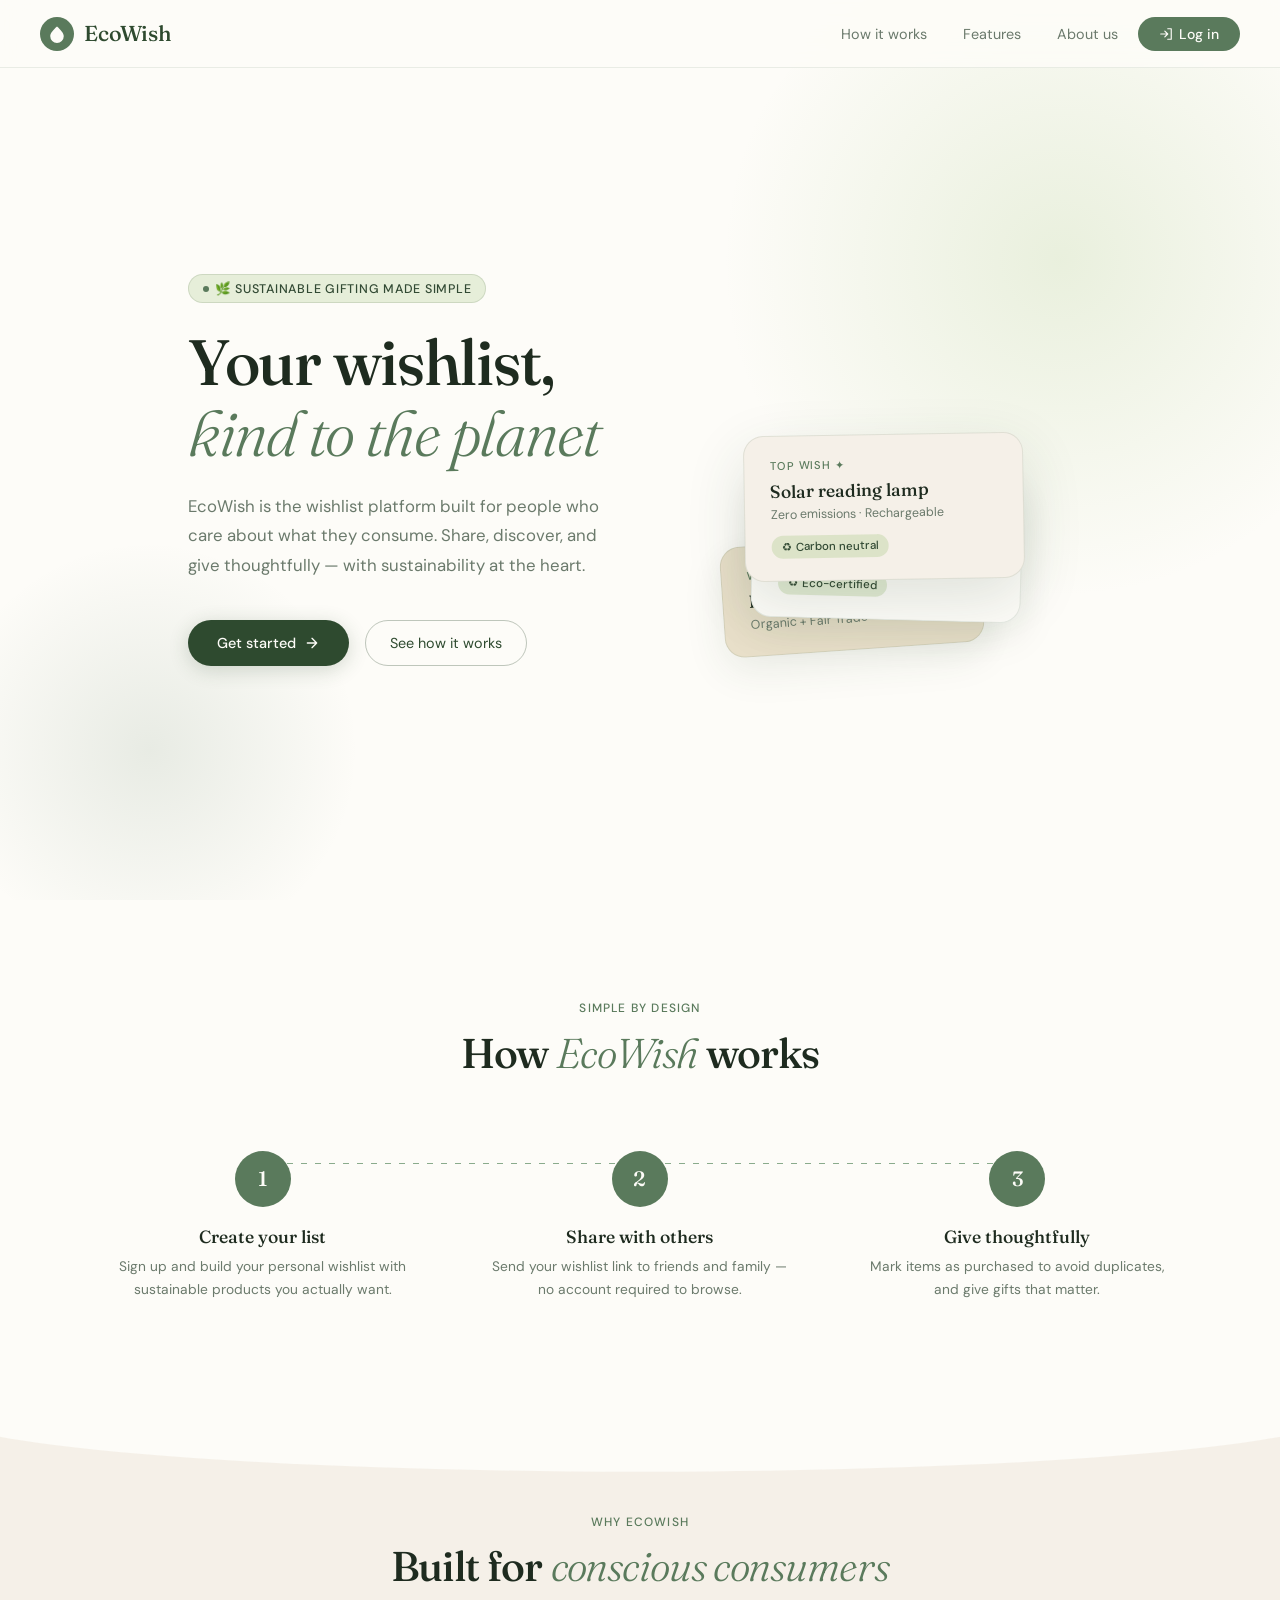
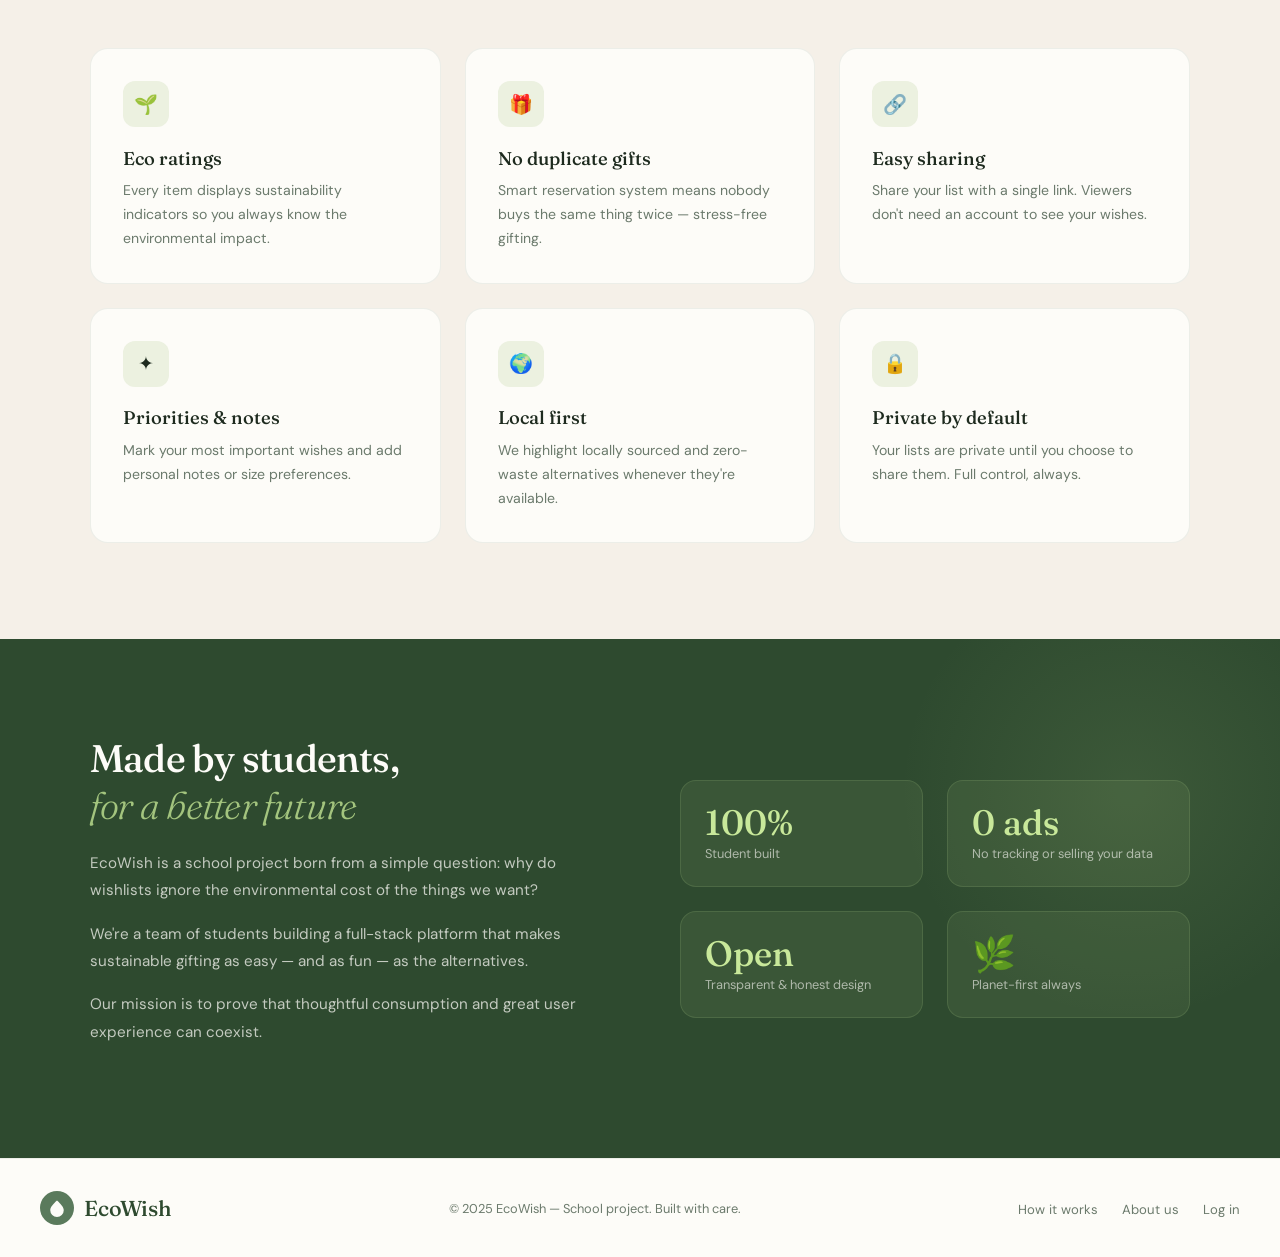
<file: src/main/resources/static/index.html>
<!DOCTYPE html>
                    <html lang="en">
                    <head>
                        <meta charset="UTF-8" />
                        <meta name="viewport" content="width=device-width, initial-scale=1.0" />
                        <title>EcoWish — Sustainable Gifting</title>
                        <link rel="preconnect" href="https://fonts.googleapis.com" />
                        <link rel="preconnect" href="https://fonts.gstatic.com" crossorigin />
                        <link href="https://fonts.googleapis.com/css2?family=Fraunces:ital,wght@0,300;0,500;0,700;1,300;1,500&family=DM+Sans:wght@300;400;500&display=swap" rel="stylesheet" />
                        <link rel="stylesheet" href="styles.css" />
                    </head>
                    <body>

                    <!-- ─── NAVBAR ─── -->
                    <nav id="navbar">
                        <a href="index.html" class="logo" title="Back to home">
      <span class="logo-icon">
        <svg viewBox="0 0 24 24" xmlns="http://www.w3.org/2000/svg">
          <path d="M12 2C6.5 7 3 11 3 15a9 9 0 0018 0c0-4-3.5-8-9-13zM8 17a4 4 0 004-4c0-2-1.5-4-4-6-2.5 2-4 4-4 6a4 4 0 004 4z"/>
        </svg>
      </span>
                            <span class="logo-text">EcoWish</span>
                        </a>

                        <ul class="nav-links">
                            <li><a href="#how">How it works</a></li>
                            <li><a href="#features">Features</a></li>
                            <li><a href="#about">About us</a></li>
                            <li><a href="login.html" class="btn-login">
                                <svg width="14" height="14" viewBox="0 0 24 24" fill="none" stroke="currentColor" stroke-width="2" stroke-linecap="round" stroke-linejoin="round">
                                    <path d="M15 3h6v18h-6M10 17l5-5-5-5M15 12H3"/>
                                </svg>
                                Log in
                            </a></li>
                        </ul>
                    </nav>

                    <!-- ─── HERO ─── -->
                    <section class="hero">
                        <div class="hero-inner">
                            <div class="hero-content">
                                <div class="hero-tag">🌿 Sustainable gifting made simple</div>
                                <h1 class="hero-title">
                                    Your wishlist,<br><em>kind to the planet</em>
                                </h1>
                                <p class="hero-desc">
                                    EcoWish is the wishlist platform built for people who care about what they consume. Share, discover, and give thoughtfully — with sustainability at the heart.
                                </p>
                                <div class="hero-cta">
                                    <a href="login.html" class="btn-primary">
                                        Get started
                                        <svg width="16" height="16" viewBox="0 0 24 24" fill="none" stroke="currentColor" stroke-width="2" stroke-linecap="round" stroke-linejoin="round"><path d="M5 12h14M12 5l7 7-7 7"/></svg>
                                    </a>
                                    <a href="#how" class="btn-secondary">See how it works</a>
                                </div>
                            </div>

                            <div class="hero-visual">
                                <div class="visual-card-stack">
                                    <div class="wish-card">
                                        <div class="card-label">Wishlist</div>
                                        <div class="card-item">Bamboo coffee set</div>
                                        <div class="card-sub">Organic + Fair Trade</div>
                                    </div>
                                    <div class="wish-card">
                                        <div class="card-label">Wishlist</div>
                                        <div class="card-item">Linen market bag</div>
                                        <div class="card-sub">Natural fibres</div>
                                        <div class="card-pill">Eco-certified</div>
                                    </div>
                                    <div class="wish-card">
                                        <div class="card-label">Top wish ✦</div>
                                        <div class="card-item">Solar reading lamp</div>
                                        <div class="card-sub">Zero emissions · Rechargeable</div>
                                        <div class="card-pill">Carbon neutral</div>
                                    </div>
                                </div>
                            </div>
                        </div>
                    </section>

                    <!-- ─── HOW IT WORKS ─── -->
                    <section class="how" id="how">
                        <div class="section-inner">
                            <div class="section-header reveal">
                                <div class="section-tag">Simple by design</div>
                                <h2 class="section-title">How <em>EcoWish</em> works</h2>
                            </div>
                            <div class="steps">
                                <div class="step reveal">
                                    <div class="step-num">1</div>
                                    <div class="step-title">Create your list</div>
                                    <p class="step-desc">Sign up and build your personal wishlist with sustainable products you actually want.</p>
                                </div>
                                <div class="step reveal" style="transition-delay: 0.1s">
                                    <div class="step-num">2</div>
                                    <div class="step-title">Share with others</div>
                                    <p class="step-desc">Send your wishlist link to friends and family — no account required to browse.</p>
                                </div>
                                <div class="step reveal" style="transition-delay: 0.2s">
                                    <div class="step-num">3</div>
                                    <div class="step-title">Give thoughtfully</div>
                                    <p class="step-desc">Mark items as purchased to avoid duplicates, and give gifts that matter.</p>
                                </div>
                            </div>
                        </div>
                    </section>

                    <!-- ─── FEATURES ─── -->
                    <section class="features" id="features">
                        <div class="section-inner">
                            <div class="section-header reveal">
                                <div class="section-tag">Why EcoWish</div>
                                <h2 class="section-title">Built for <em>conscious consumers</em></h2>
                            </div>
                            <div class="features-grid">
                                <div class="feature-card reveal">
                                    <div class="feature-icon">🌱</div>
                                    <div class="feature-title">Eco ratings</div>
                                    <p class="feature-desc">Every item displays sustainability indicators so you always know the environmental impact.</p>
                                </div>
                                <div class="feature-card reveal" style="transition-delay: 0.1s">
                                    <div class="feature-icon">🎁</div>
                                    <div class="feature-title">No duplicate gifts</div>
                                    <p class="feature-desc">Smart reservation system means nobody buys the same thing twice — stress-free gifting.</p>
                                </div>
                                <div class="feature-card reveal" style="transition-delay: 0.2s">
                                    <div class="feature-icon">🔗</div>
                                    <div class="feature-title">Easy sharing</div>
                                    <p class="feature-desc">Share your list with a single link. Viewers don't need an account to see your wishes.</p>
                                </div>
                                <div class="feature-card reveal" style="transition-delay: 0.1s">
                                    <div class="feature-icon">✦</div>
                                    <div class="feature-title">Priorities & notes</div>
                                    <p class="feature-desc">Mark your most important wishes and add personal notes or size preferences.</p>
                                </div>
                                <div class="feature-card reveal" style="transition-delay: 0.2s">
                                    <div class="feature-icon">🌍</div>
                                    <div class="feature-title">Local first</div>
                                    <p class="feature-desc">We highlight locally sourced and zero-waste alternatives whenever they're available.</p>
                                </div>
                                <div class="feature-card reveal" style="transition-delay: 0.3s">
                                    <div class="feature-icon">🔒</div>
                                    <div class="feature-title">Private by default</div>
                                    <p class="feature-desc">Your lists are private until you choose to share them. Full control, always.</p>
                                </div>
                            </div>
                        </div>
                    </section>

                    <!-- ─── ABOUT ─── -->
                    <section class="about" id="about">
                        <div class="about-inner">
                            <div>
                                <h2>Made by students,<br><em>for a better future</em></h2>
                                <p>EcoWish is a school project born from a simple question: why do wishlists ignore the environmental cost of the things we want?</p>
                                <p>We're a team of students building a full-stack platform that makes sustainable gifting as easy — and as fun — as the alternatives.</p>
                                <p>Our mission is to prove that thoughtful consumption and great user experience can coexist.</p>
                            </div>
                            <div class="about-stats">
                                <div class="stat-box">
                                    <div class="stat-num">100%</div>
                                    <div class="stat-label">Student built</div>
                                </div>
                                <div class="stat-box">
                                    <div class="stat-num">0 ads</div>
                                    <div class="stat-label">No tracking or selling your data</div>
                                </div>
                                <div class="stat-box">
                                    <div class="stat-num">Open</div>
                                    <div class="stat-label">Transparent & honest design</div>
                                </div>
                                <div class="stat-box">
                                    <div class="stat-num">🌿</div>
                                    <div class="stat-label">Planet-first always</div>
                                </div>
                            </div>
                        </div>
                    </section>

                    <!-- ─── FOOTER ─── -->
                    <footer>
                        <a href="index.html" class="logo">
      <span class="logo-icon">
        <svg viewBox="0 0 24 24" xmlns="http://www.w3.org/2000/svg">
          <path d="M12 2C6.5 7 3 11 3 15a9 9 0 0018 0c0-4-3.5-8-9-13zM8 17a4 4 0 004-4c0-2-1.5-4-4-6-2.5 2-4 4-4 6a4 4 0 004 4z"/>
        </svg>
      </span>
                            <span class="logo-text">EcoWish</span>
                        </a>
                        <p>© 2025 EcoWish — School project. Built with care.</p>
                        <ul class="footer-links">
                            <li><a href="#how">How it works</a></li>
                            <li><a href="#about">About us</a></li>
                            <li><a href="login.html">Log in</a></li>
                        </ul>
                    </footer>

                    <script>
                        // Scroll shadow on nav
                        const nav = document.getElementById('navbar');
                        window.addEventListener('scroll', () => {
                            nav.classList.toggle('scrolled', window.scrollY > 10);
                        });

                        // Reveal on scroll
                        const reveals = document.querySelectorAll('.reveal');
                        const io = new IntersectionObserver((entries) => {
                            entries.forEach(e => {
                                if (e.isIntersecting) {
                                    e.target.classList.add('visible');
                                    io.unobserve(e.target);
                                }
                            });
                        }, { threshold: 0.15 });
                        reveals.forEach(el => io.observe(el));
                    </script>
                    </body>
                    </html>
</file>
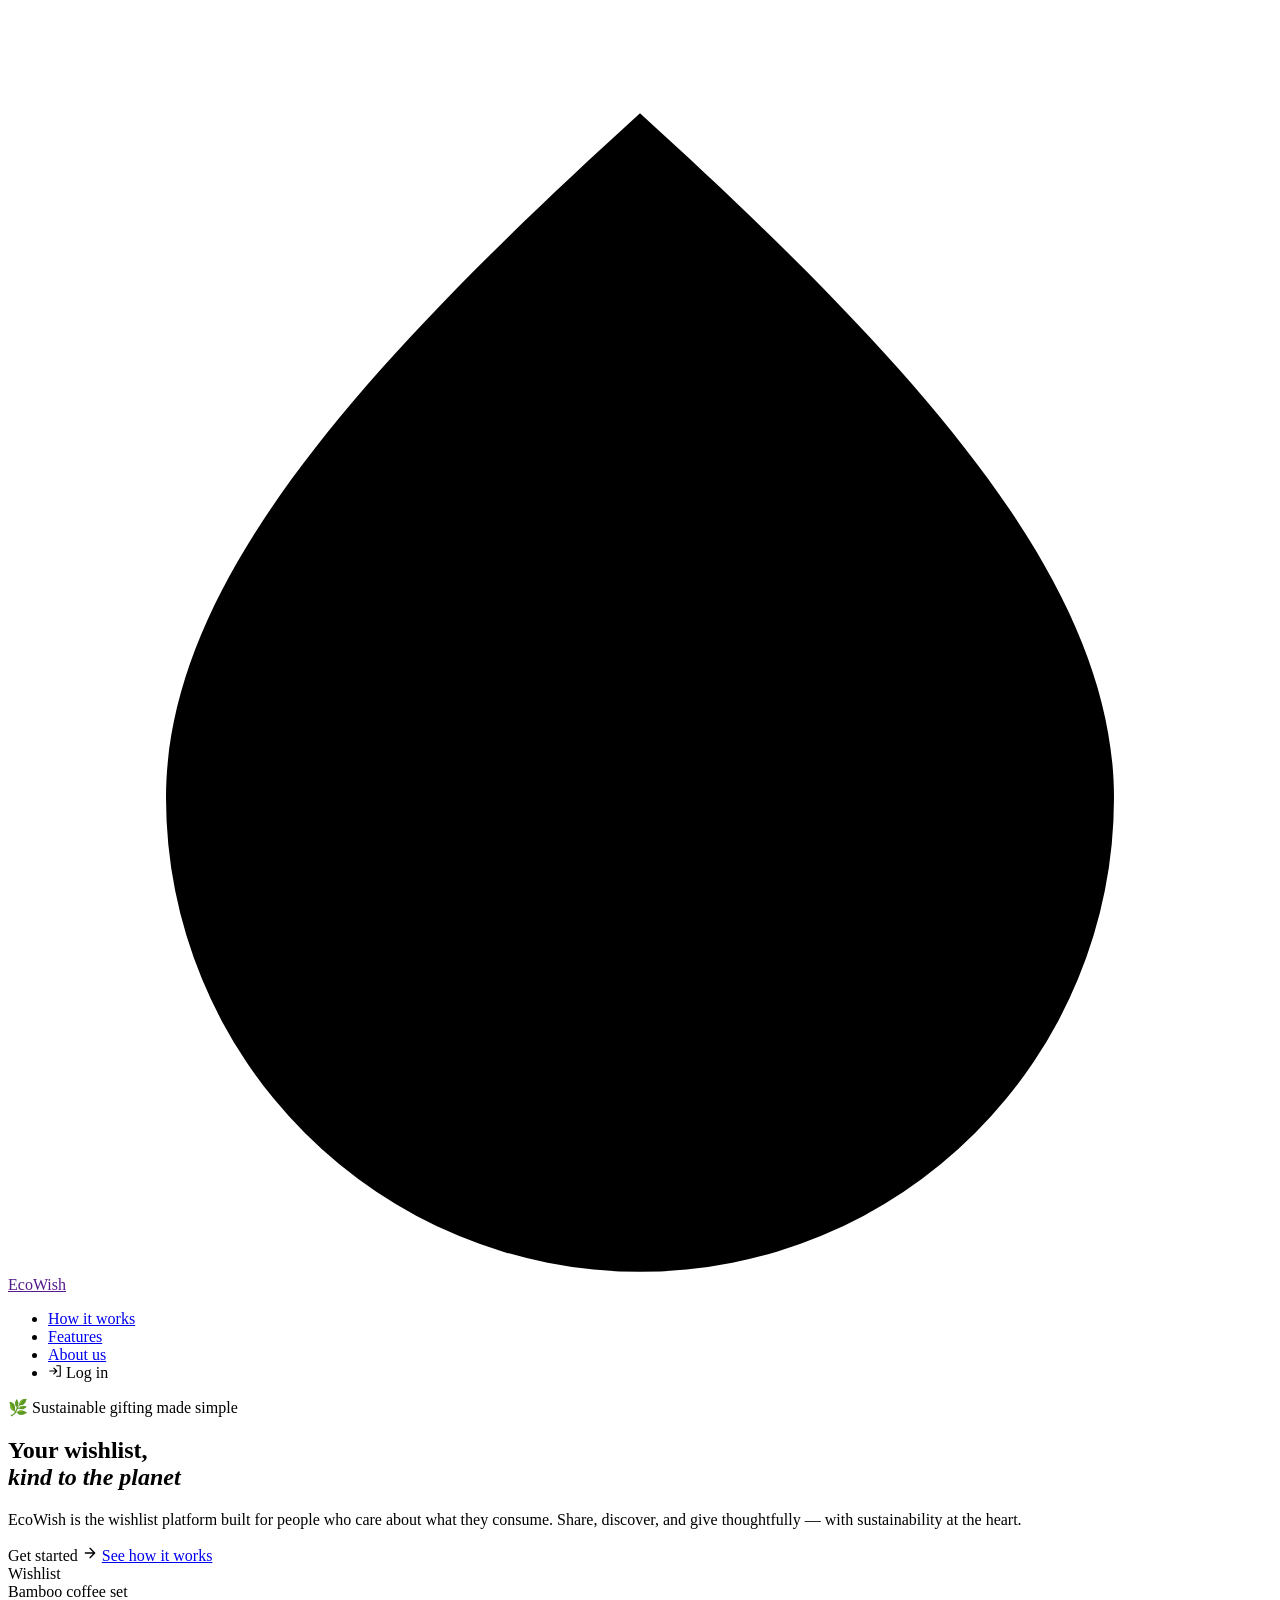
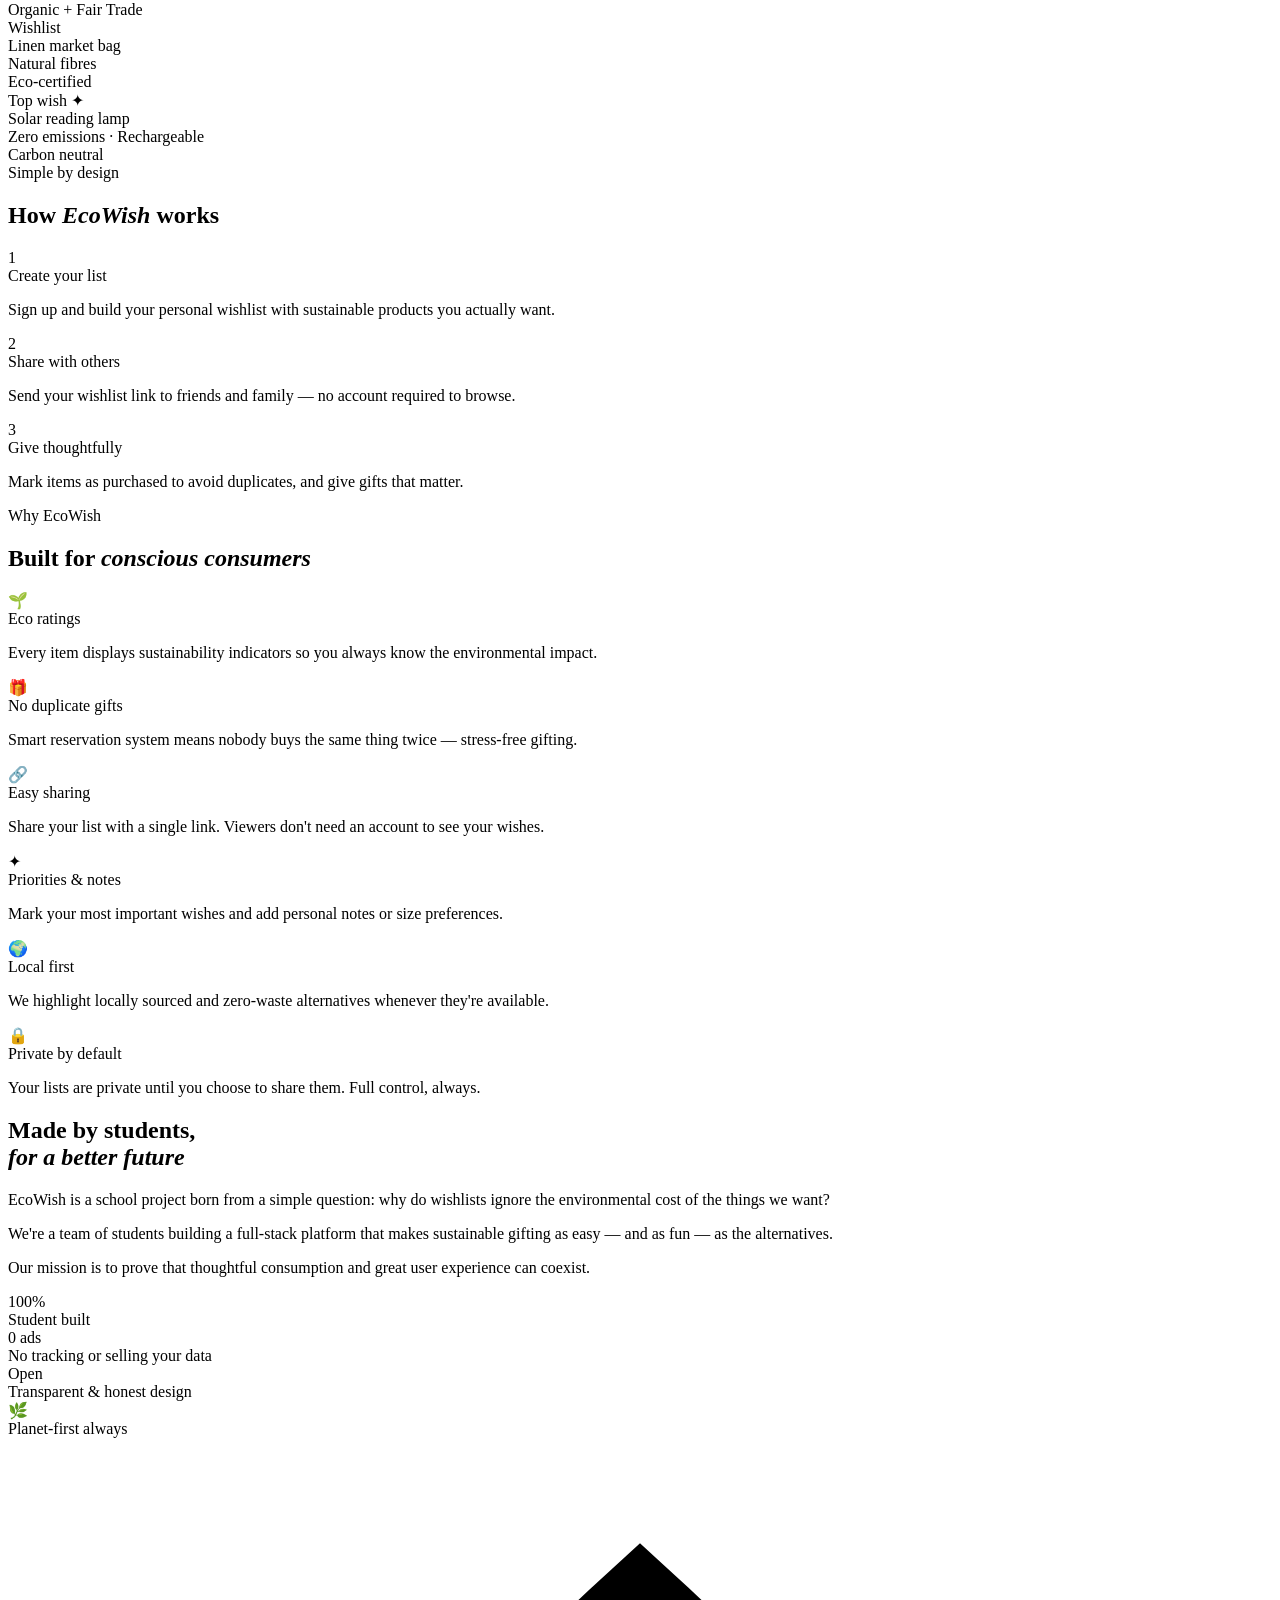
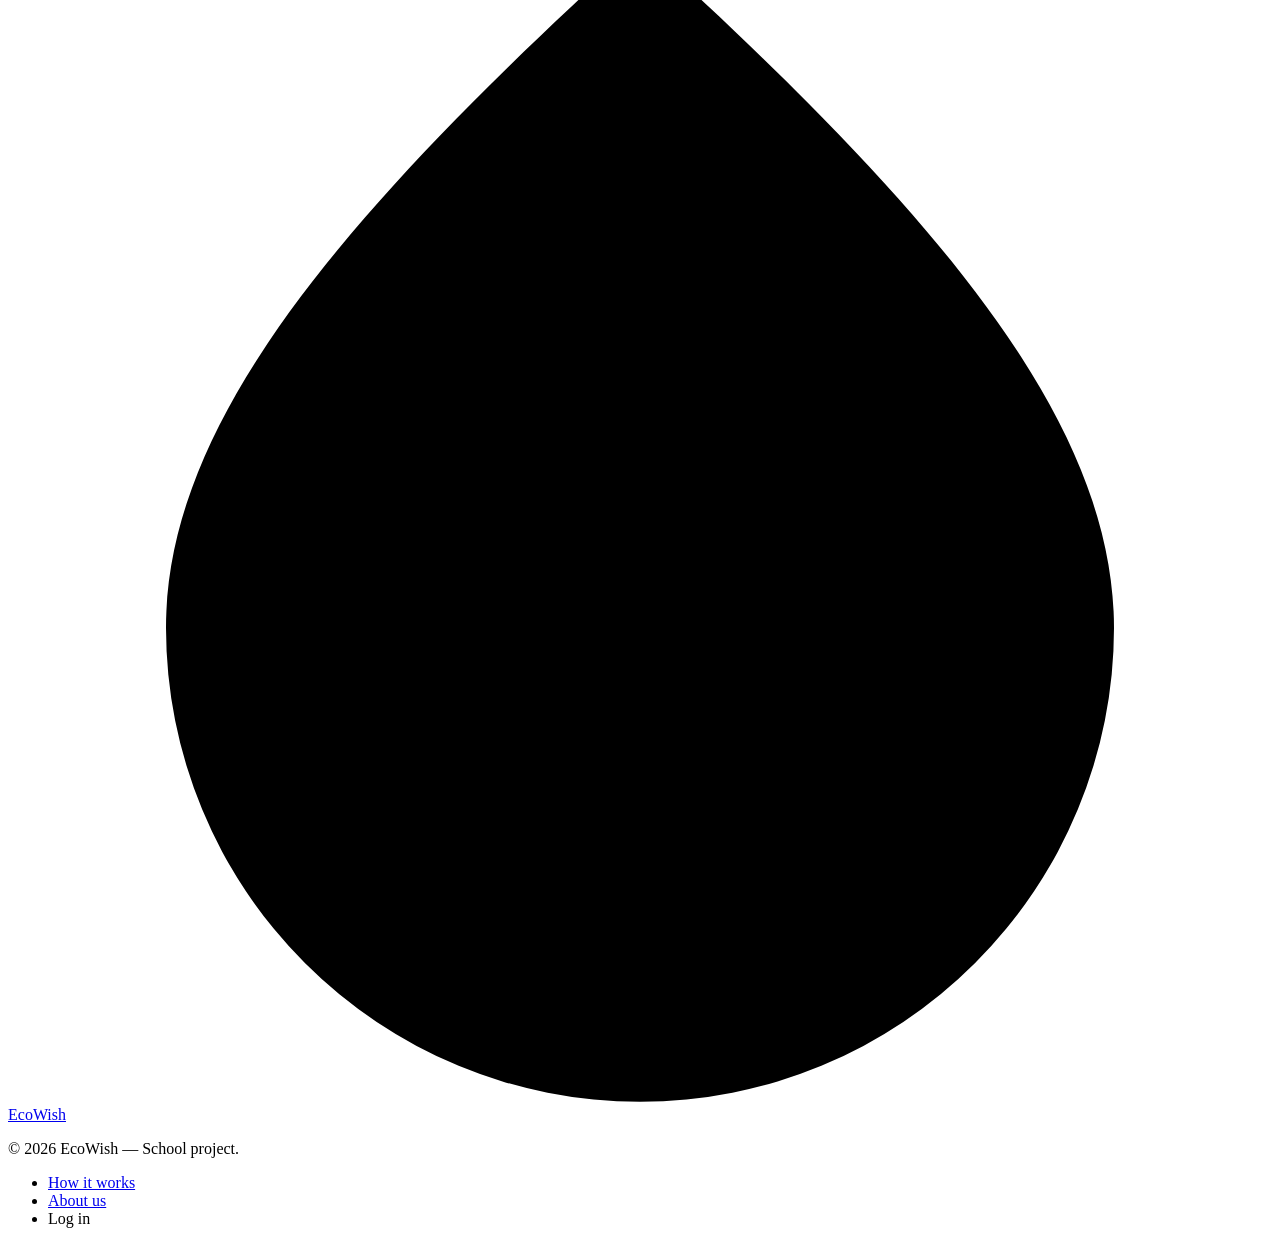
<file: src/main/resources/templates/index.html>
<!DOCTYPE html>
<html lang="en" xmlns:th="http://www.thymeleaf.org">
<head>
    <meta charset="UTF-8"/>
    <meta name="viewport" content="width=device-width, initial-scale=1.0"/>
    <title>EcoWish — Sustainable Gifting</title>
    <link rel="preconnect" href="https://fonts.googleapis.com"/>
    <link rel="preconnect" href="https://fonts.gstatic.com" crossorigin/>
    <link href="https://fonts.googleapis.com/css2?family=Fraunces:ital,wght@0,300;0,500;0,700;1,300;1,500&family=DM+Sans:wght@300;400;500&display=swap"
          rel="stylesheet"/>
    <link rel="stylesheet" th:href="@{/styles.css}"/>
</head>
<body>

<nav id="navbar">
    <a href="" class="logo" title="Back to home">
      <span class="logo-icon">
        <svg viewBox="0 0 24 24" xmlns="http://www.w3.org/2000/svg">
          <path d="M12 2C6.5 7 3 11 3 15a9 9 0 0018 0c0-4-3.5-8-9-13zM8 17a4 4 0 004-4c0-2-1.5-4-4-6-2.5 2-4 4-4 6a4 4 0 004 4z"/>
        </svg>
      </span>
        <span class="logo-text">EcoWish</span>
    </a>

    <ul class="nav-links">
        <li><a href="#how">How it works</a></li>
        <li><a href="#features">Features</a></li>
        <li><a href="#about">About us</a></li>
        <li><a th:href="@{/user/login}" class="btn-login">
            <svg width="14" height="14" viewBox="0 0 24 24" fill="none" stroke="currentColor" stroke-width="2"
                 stroke-linecap="round" stroke-linejoin="round">
                <path d="M15 3h6v18h-6M10 17l5-5-5-5M15 12H3"/>
            </svg>
            Log in
        </a></li>
    </ul>
</nav>

<section class="hero">
    <div class="hero-inner">
        <div class="hero-content">
            <div class="hero-tag">🌿 Sustainable gifting made simple</div>
            <h1 class="hero-title">
                Your wishlist,<br><em>kind to the planet</em>
            </h1>
            <p class="hero-desc">
                EcoWish is the wishlist platform built for people who care about what they consume. Share, discover, and
                give thoughtfully — with sustainability at the heart.
            </p>
            <div class="hero-cta">
                <a th:href="@{/user/login}" class="btn-login">
                    Get started
                    <svg width="16" height="16" viewBox="0 0 24 24" fill="none" stroke="currentColor" stroke-width="2"
                         stroke-linecap="round" stroke-linejoin="round">
                        <path d="M5 12h14M12 5l7 7-7 7"/>
                    </svg>
                </a>
                <a href="#how" class="btn-secondary">See how it works</a>
            </div>
        </div>

        <div class="hero-visual">
            <div class="visual-card-stack">
                <div class="wish-card">
                    <div class="card-label">Wishlist</div>
                    <div class="card-item">Bamboo coffee set</div>
                    <div class="card-sub">Organic + Fair Trade</div>
                </div>
                <div class="wish-card">
                    <div class="card-label">Wishlist</div>
                    <div class="card-item">Linen market bag</div>
                    <div class="card-sub">Natural fibres</div>
                    <div class="card-pill">Eco-certified</div>
                </div>
                <div class="wish-card">
                    <div class="card-label">Top wish ✦</div>
                    <div class="card-item">Solar reading lamp</div>
                    <div class="card-sub">Zero emissions · Rechargeable</div>
                    <div class="card-pill">Carbon neutral</div>
                </div>
            </div>
        </div>
    </div>
</section>

<section class="how" id="how">
    <div class="section-inner">
        <div class="section-header reveal">
            <div class="section-tag">Simple by design</div>
            <h2 class="section-title">How <em>EcoWish</em> works</h2>
        </div>
        <div class="steps">
            <div class="step reveal">
                <div class="step-num">1</div>
                <div class="step-title">Create your list</div>
                <p class="step-desc">Sign up and build your personal wishlist with sustainable products you actually
                    want.</p>
            </div>
            <div class="step reveal" style="transition-delay: 0.1s">
                <div class="step-num">2</div>
                <div class="step-title">Share with others</div>
                <p class="step-desc">Send your wishlist link to friends and family — no account required to browse.</p>
            </div>
            <div class="step reveal" style="transition-delay: 0.2s">
                <div class="step-num">3</div>
                <div class="step-title">Give thoughtfully</div>
                <p class="step-desc">Mark items as purchased to avoid duplicates, and give gifts that matter.</p>
            </div>
        </div>
    </div>
</section>

<section class="features" id="features">
    <div class="section-inner">
        <div class="section-header reveal">
            <div class="section-tag">Why EcoWish</div>
            <h2 class="section-title">Built for <em>conscious consumers</em></h2>
        </div>
        <div class="features-grid">
            <div class="feature-card reveal">
                <div class="feature-icon">🌱</div>
                <div class="feature-title">Eco ratings</div>
                <p class="feature-desc">Every item displays sustainability indicators so you always know the
                    environmental impact.</p>
            </div>
            <div class="feature-card reveal" style="transition-delay: 0.1s">
                <div class="feature-icon">🎁</div>
                <div class="feature-title">No duplicate gifts</div>
                <p class="feature-desc">Smart reservation system means nobody buys the same thing twice — stress-free
                    gifting.</p>
            </div>
            <div class="feature-card reveal" style="transition-delay: 0.2s">
                <div class="feature-icon">🔗</div>
                <div class="feature-title">Easy sharing</div>
                <p class="feature-desc">Share your list with a single link. Viewers don't need an account to see your
                    wishes.</p>
            </div>
            <div class="feature-card reveal" style="transition-delay: 0.1s">
                <div class="feature-icon">✦</div>
                <div class="feature-title">Priorities & notes</div>
                <p class="feature-desc">Mark your most important wishes and add personal notes or size preferences.</p>
            </div>
            <div class="feature-card reveal" style="transition-delay: 0.2s">
                <div class="feature-icon">🌍</div>
                <div class="feature-title">Local first</div>
                <p class="feature-desc">We highlight locally sourced and zero-waste alternatives whenever they're
                    available.</p>
            </div>
            <div class="feature-card reveal" style="transition-delay: 0.3s">
                <div class="feature-icon">🔒</div>
                <div class="feature-title">Private by default</div>
                <p class="feature-desc">Your lists are private until you choose to share them. Full control, always.</p>
            </div>
        </div>
    </div>
</section>

<section class="about" id="about">
    <div class="about-inner">
        <div>
            <h2>Made by students,<br><em>for a better future</em></h2>
            <p>EcoWish is a school project born from a simple question: why do wishlists ignore the environmental cost
                of the things we want?</p>
            <p>We're a team of students building a full-stack platform that makes sustainable gifting as easy — and as
                fun — as the alternatives.</p>
            <p>Our mission is to prove that thoughtful consumption and great user experience can coexist.</p>
        </div>
        <div class="about-stats">
            <div class="stat-box">
                <div class="stat-num">100%</div>
                <div class="stat-label">Student built</div>
            </div>
            <div class="stat-box">
                <div class="stat-num">0 ads</div>
                <div class="stat-label">No tracking or selling your data</div>
            </div>
            <div class="stat-box">
                <div class="stat-num">Open</div>
                <div class="stat-label">Transparent & honest design</div>
            </div>
            <div class="stat-box">
                <div class="stat-num">🌿</div>
                <div class="stat-label">Planet-first always</div>
            </div>
        </div>
    </div>
</section>

<footer>
    <a href="index.html" class="logo">
      <span class="logo-icon">
        <svg viewBox="0 0 24 24" xmlns="http://www.w3.org/2000/svg">
          <path d="M12 2C6.5 7 3 11 3 15a9 9 0 0018 0c0-4-3.5-8-9-13zM8 17a4 4 0 004-4c0-2-1.5-4-4-6-2.5 2-4 4-4 6a4 4 0 004 4z"/>
        </svg>
      </span>
        <span class="logo-text">EcoWish</span>
    </a>
    <p>© 2026 EcoWish — School project.</p>
    <ul class="footer-links">
        <li><a href="#how">How it works</a></li>
        <li><a href="#about">About us</a></li>
        <li><a th:href="@{/user/login}">Log in</a></li>
    </ul>
</footer>

<script>
    const nav = document.getElementById('navbar');
    window.addEventListener('scroll', () => {
        nav.classList.toggle('scrolled', window.scrollY > 10);
    });

    const reveals = document.querySelectorAll('.reveal');
    const io = new IntersectionObserver((entries) => {
        entries.forEach(e => {
            if (e.isIntersecting) {
                e.target.classList.add('visible');
                io.unobserve(e.target);
            }
        });
    }, {threshold: 0.15});
    reveals.forEach(el => io.observe(el));
</script>
</body>
</html>
</file>
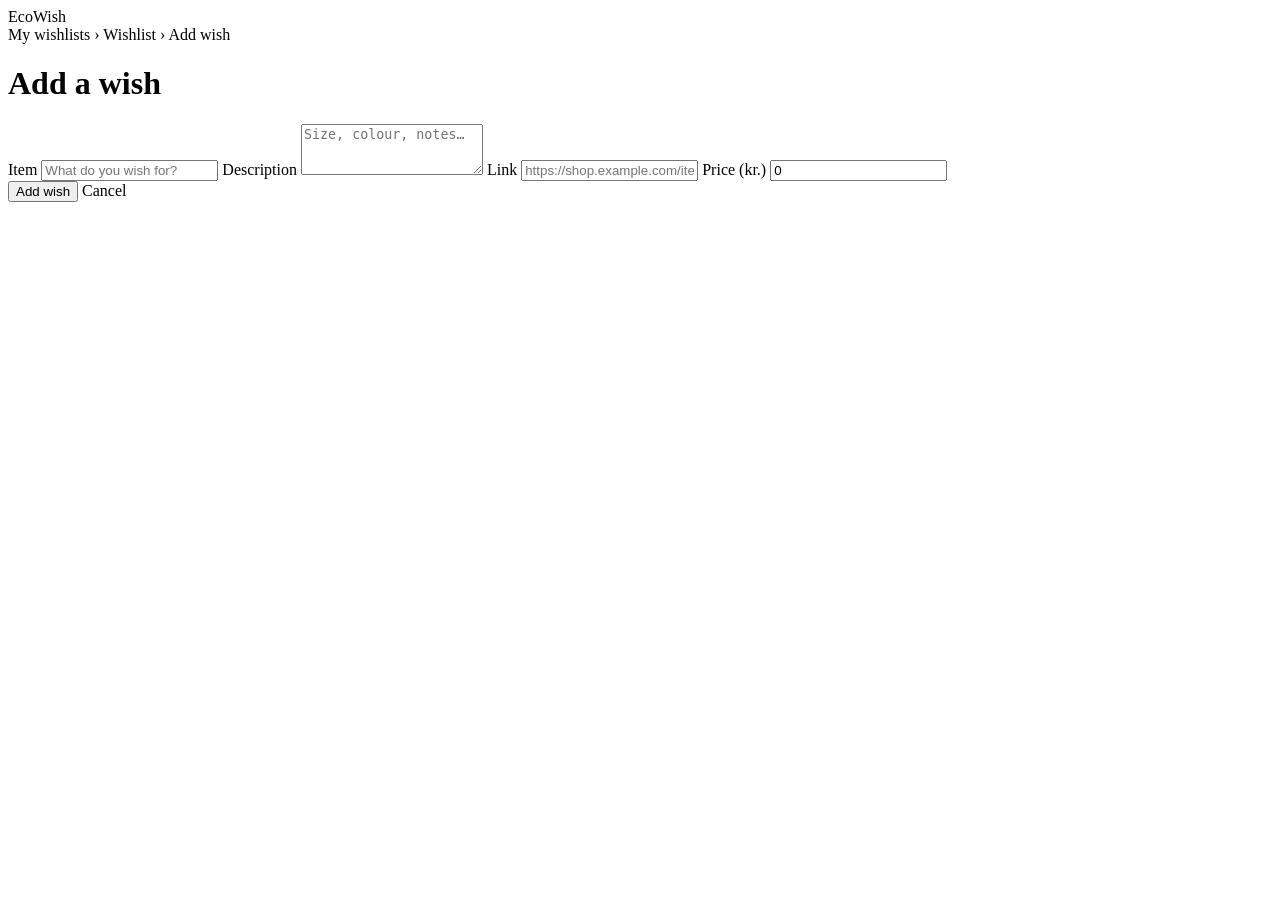
<file: src/main/resources/templates/addWish.html>
<!DOCTYPE html>
<html lang="en" xmlns:th="http://www.thymeleaf.org">
<head>
    <meta charset="UTF-8"/>
    <meta name="viewport" content="width=device-width, initial-scale=1.0"/>
    <title>Add wish — EcoWish</title>

    <link rel="preconnect" href="https://fonts.googleapis.com"/>
    <link rel="preconnect" href="https://fonts.gstatic.com" crossorigin/>
    <link href="https://fonts.googleapis.com/css2?family=Fraunces:ital,wght@0,300;0,500;0,700&family=DM+Sans:wght@300;400;500&display=swap"
          rel="stylesheet"/>

    <link rel="stylesheet" th:href="@{/styles.css}"/>
    <link rel="stylesheet" th:href="@{/wish.css}"/>
</head>
<body>

<nav id="navbar">
    <a th:href="@{/wishlist}" class="logo">
        <span class="logo-text">EcoWish</span>
    </a>
</nav>

<main class="wish-wrapper">

    <nav class="breadcrumb" aria-label="Breadcrumb">
        <a th:href="@{/wishlist}">My wishlists</a>
        <span class="breadcrumb-sep">›</span>
        <a th:href="@{'/wishlist/' + ${wishlist.wishlistId}}" th:text="${wishlist.wishlistName}">Wishlist</a>
        <span class="breadcrumb-sep">›</span>
        <span class="breadcrumb-current">Add wish</span>
    </nav>

    <h1 class="wish-page-title">Add a wish</h1>

    <form th:action="@{'/wish/add/' + ${wishlist.wishlistId}}" method="post" class="modal-form">
        <span class="field-label">Item</span>
        <input type="text" name="wishName" placeholder="What do you wish for?" required autocomplete="off"/>

        <span class="field-label">Description</span>
        <textarea name="wishDescription" placeholder="Size, colour, notes…" rows="3"></textarea>

        <span class="field-label">Link</span>
        <input type="url" name="wishLink" placeholder="https://shop.example.com/item"/>

        <span class="field-label">Price (kr.)</span>
        <input type="number" name="wishPrice" placeholder="0.00" step="0.01" min="0" value="0" required/>

        <div class="modal-actions">
            <button type="submit" class="btn-modal-submit">Add wish</button>
            <a th:href="@{'/wishlist/' + ${wishlist.wishlistId}}" class="btn-modal-cancel">Cancel</a>
        </div>
    </form>

</main>
</body>
</html>
</file>
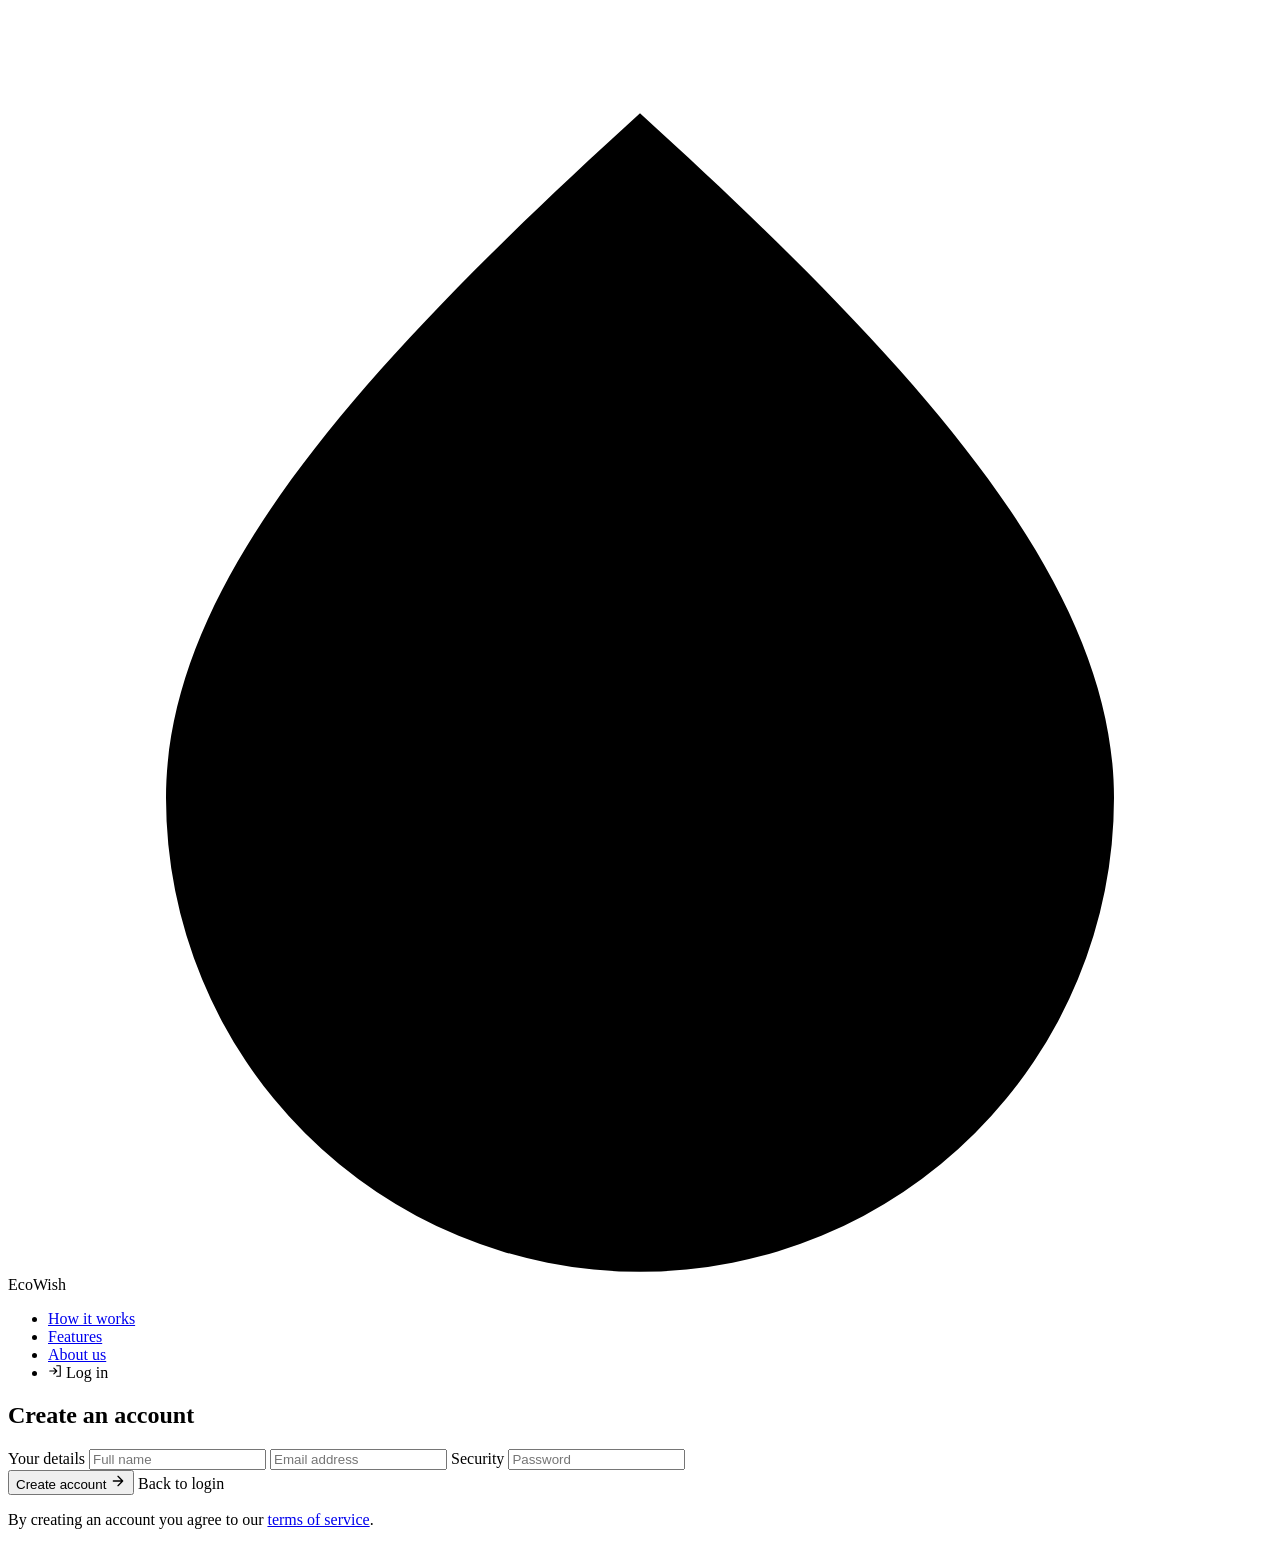
<file: src/main/resources/templates/createAccount.html>
<!DOCTYPE html>
<html lang="en" xmlns:th="http://www.thymeleaf.org">
<head>
    <meta charset="UTF-8"/>
    <meta name="viewport" content="width=device-width, initial-scale=1.0"/>
    <title>Create Account — EcoWish</title>

    <link rel="preconnect" href="https://fonts.googleapis.com"/>
    <link rel="preconnect" href="https://fonts.gstatic.com" crossorigin/>
    <link href="https://fonts.googleapis.com/css2?family=Fraunces:ital,wght@0,300;0,500;0,700&family=DM+Sans:wght@300;400;500&display=swap"
          rel="stylesheet"/>

    <link rel="stylesheet" th:href="@{/styles.css}"/>
    <link rel="stylesheet" th:href="@{/login.css}"/>

</head>

<body>
<nav id="navbar">
    <a th:href="@{/}" class="logo">
        <span class="logo-icon">
            <svg viewBox="0 0 24 24">
                <path d="M12 2C6.5 7 3 11 3 15a9 9 0 0018 0c0-4-3.5-8-9-13zM8 17a4 4 0 004-4c0-2-1.5-4-4-6-2.5 2-4 4-4 6a4 4 0 004 4z"/>
            </svg>
        </span>
        <span class="logo-text">EcoWish</span>
    </a>

    <ul class="nav-links">
        <li><a href="/#how">How it works</a></li>
        <li><a href="/#features">Features</a></li>
        <li><a href="/#about">About us</a></li>
        <li><a th:href="@{/user/login}" class="btn-login">
            <svg width="14" height="14" viewBox="0 0 24 24" fill="none" stroke="currentColor" stroke-width="2"
                 stroke-linecap="round" stroke-linejoin="round">
                <path d="M15 3h6v18h-6M10 17l5-5-5-5M15 12H3"/>
            </svg>
            Log in
        </a></li>
    </ul>
</nav>

<main class="login-wrapper">
    <div class="login-card">

        <h2 class="login-title">Create an account</h2>

        <form th:object="${user}" th:action="@{/user/save}" th:method="post" class="login-form">

            <span class="field-label">Your details</span>

            <input
                    type="text"
                    th:field="*{userName}"
                    placeholder="Full name"
                    required
                    autocomplete="name"
            />

            <input
                    type="email"
                    th:field="*{userEmail}"
                    placeholder="Email address"
                    required
                    autocomplete="email"
            />

            <span class="field-label">Security</span>

            <input
                    type="password"
                    th:field="*{userPassword}"
                    placeholder="Password"
                    required
                    autocomplete="new-password"
                    minlength="6"
            />

            <div class="login-actions">
                <button type="submit" class="btn-primary btn-full">
                    Create account
                    <svg width="16" height="16" viewBox="0 0 24 24" fill="none" stroke="currentColor" stroke-width="2"
                         stroke-linecap="round" stroke-linejoin="round">
                        <path d="M5 12h14M12 5l7 7-7 7"/>
                    </svg>
                </button>

                <a th:href="@{/user/login}" class="btn-secondary btn-full btn-outline"
                   style="justify-content:center; text-decoration:none;">
                    Back to login
                </a>
            </div>
        </form>

        <p class="form-footer">
            By creating an account you agree to our
            <a href="#">terms of service</a>.
        </p>

    </div>
</main>

</body>
</html>
</file>
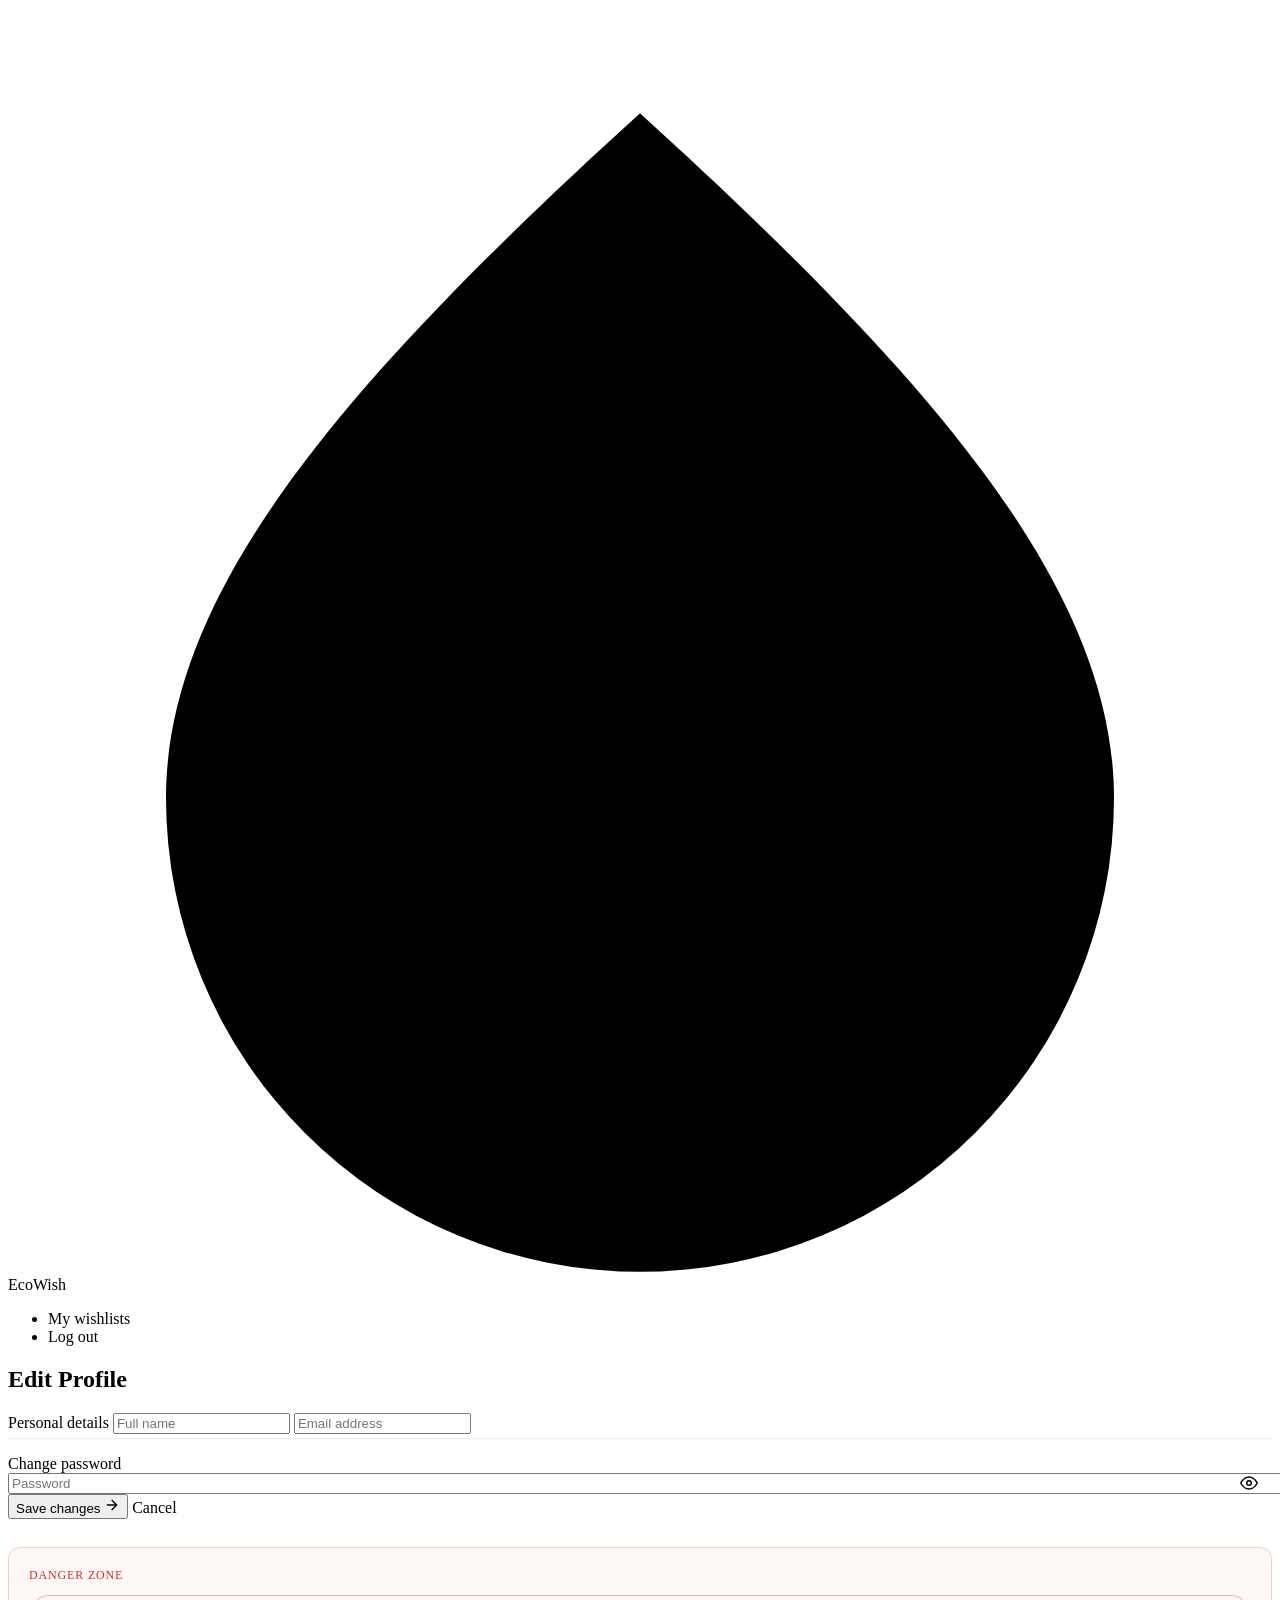
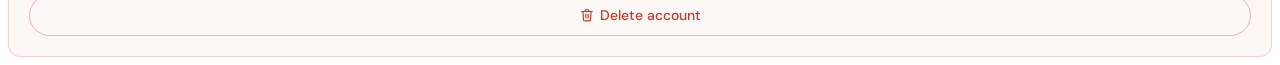
<file: src/main/resources/templates/editProfile.html>
<!DOCTYPE html>
<html lang="en" xmlns:th="http://www.thymeleaf.org">
<head>
    <meta charset="UTF-8"/>
    <meta name="viewport" content="width=device-width, initial-scale=1.0"/>
    <title>Edit Profile — EcoWish</title>

    <link rel="preconnect" href="https://fonts.googleapis.com"/>
    <link rel="preconnect" href="https://fonts.gstatic.com" crossorigin/>
    <link href="https://fonts.googleapis.com/css2?family=Fraunces:ital,wght@0,300;0,500;0,700&family=DM+Sans:wght@300;400;500&display=swap"
          rel="stylesheet"/>

    <link rel="stylesheet" th:href="@{/styles.css}"/>
    <link rel="stylesheet" th:href="@{/login.css}"/>

    <style>
        /* ── Divider ── */
        .divider {
            height: 1px;
            background: rgba(90, 122, 92, 0.12);
            margin: 0.25rem 0 1rem;
        }

        /* ── Password eye toggle ── */
        .input-wrapper {
            position: relative;
        }

        .input-wrapper input {
            width: 100%;
            padding-right: 2.75rem;
        }

        .toggle-pw {
            position: absolute;
            right: 0.9rem;
            top: 50%;
            transform: translateY(-50%);
            background: none;
            border: none;
            cursor: pointer;
            padding: 0;
            color: var(--muted);
            display: flex;
            align-items: center;
            transition: color 0.2s;
        }

        .toggle-pw:hover {
            color: var(--sage);
        }

        /* ── Danger zone ── */
        .danger-zone {
            margin-top: 1.75rem;
            padding: 1.25rem;
            border-radius: 12px;
            border: 1px solid rgba(192, 57, 43, 0.2);
            background: rgba(192, 57, 43, 0.04);
        }

        .danger-zone-label {
            display: block;
            font-size: 0.75rem;
            font-weight: 500;
            text-transform: uppercase;
            letter-spacing: 0.07em;
            color: #c0392b;
            margin-bottom: 0.75rem;
        }

        .btn-danger {
            display: flex;
            align-items: center;
            justify-content: center;
            gap: 6px;
            width: 100%;
            padding: 0.65rem 1.2rem;
            border-radius: 999px;
            border: 1.5px solid rgba(192, 57, 43, 0.35);
            background: transparent;
            color: #c0392b;
            font-family: 'DM Sans', sans-serif;
            font-size: 0.875rem;
            font-weight: 500;
            cursor: pointer;
            transition: background 0.2s, border-color 0.2s;
            text-decoration: none;
        }

        .btn-danger:hover {
            background: rgba(192, 57, 43, 0.08);
            border-color: #c0392b;
        }

        /* ── Confirmation modal ── */
        .modal-backdrop {
            display: none;
            position: fixed;
            inset: 0;
            background: rgba(30, 43, 31, 0.45);
            backdrop-filter: blur(4px);
            -webkit-backdrop-filter: blur(4px);
            z-index: 999;
            align-items: center;
            justify-content: center;
        }

        .modal-backdrop.open {
            display: flex;
        }

        .modal {
            background: var(--white);
            border-radius: 20px;
            padding: 2rem;
            width: 100%;
            max-width: 380px;
            margin: 1rem;
            box-shadow: 0 24px 60px rgba(30, 43, 31, 0.18);
        }

        .modal-title {
            font-family: 'Fraunces', serif;
            font-size: 1.3rem;
            font-weight: 500;
            color: var(--text);
            margin-bottom: 0.5rem;
        }

        .modal-desc {
            font-size: 0.88rem;
            color: var(--muted);
            line-height: 1.6;
            margin-bottom: 1.25rem;
        }

        .modal-desc strong {
            color: var(--text);
            font-weight: 500;
        }

        .modal-input {
            width: 100%;
            padding: 0.7rem 1rem;
            border-radius: 10px;
            border: 1.5px solid rgba(192, 57, 43, 0.25);
            font-family: 'DM Sans', sans-serif;
            font-size: 0.9rem;
            margin-bottom: 1.25rem;
            transition: border 0.2s, box-shadow 0.2s;
            box-sizing: border-box;
        }

        .modal-input:focus {
            outline: none;
            border-color: #c0392b;
            box-shadow: 0 0 0 3px rgba(192, 57, 43, 0.08);
        }

        .modal-actions {
            display: flex;
            gap: 0.75rem;
        }

        .btn-modal-cancel {
            flex: 1;
            padding: 0.65rem;
            border-radius: 999px;
            border: 1.5px solid rgba(46, 74, 47, 0.25);
            background: transparent;
            color: var(--muted);
            font-family: 'DM Sans', sans-serif;
            font-size: 0.875rem;
            font-weight: 500;
            cursor: pointer;
            transition: background 0.2s, border-color 0.2s;
        }

        .btn-modal-cancel:hover {
            background: rgba(90, 122, 92, 0.06);
            border-color: var(--sage);
            color: var(--moss);
        }

        .btn-modal-confirm {
            flex: 1;
            padding: 0.65rem;
            border-radius: 999px;
            border: none;
            background: #c0392b;
            color: #fff;
            font-family: 'DM Sans', sans-serif;
            font-size: 0.875rem;
            font-weight: 500;
            cursor: pointer;
            transition: background 0.2s, opacity 0.2s;
            opacity: 0.4;
            pointer-events: none;
            text-decoration: none;
            display: flex;
            align-items: center;
            justify-content: center;
        }

        .btn-modal-confirm.active {
            opacity: 1;
            pointer-events: auto;
        }

        .btn-modal-confirm.active:hover {
            background: #a93226;
        }
    </style>


</head>

<body>

<nav id="navbar">
    <a th:href="@{/wishlist}" class="logo">
        <span class="logo-icon">
            <svg viewBox="0 0 24 24">
                <path d="M12 2C6.5 7 3 11 3 15a9 9 0 0018 0c0-4-3.5-8-9-13zM8 17a4 4 0 004-4c0-2-1.5-4-4-6-2.5 2-4 4-4 6a4 4 0 004 4z"/>
            </svg>
        </span>
        <span class="logo-text">EcoWish</span>
    </a>

    <ul class="nav-links">
        <li><a th:href="@{/wishlist}">My wishlists</a></li>
        <li><a th:href="@{/user/logout}">Log out</a></li>
    </ul>
</nav>

<main class="login-wrapper">
    <div class="login-card">

        <h2 class="login-title">Edit Profile</h2>
        <form th:object="${user}" th:action="@{/user/profile/save}" th:method="post" class="login-form">

            <input type="hidden" th:field="*{userId}"/>

            <span class="field-label">Personal details</span>

            <input
                    type="text"
                    th:field="*{userName}"
                    placeholder="Full name"
                    required
                    autocomplete="name"
            />

            <input
                    type="email"
                    th:field="*{userEmail}"
                    placeholder="Email address"
                    required
                    autocomplete="email"
            />

            <div class="divider"></div>
            <span class="field-label">Change password</span>

            <div class="input-wrapper">
                <input
                        type="password"
                        id="passwordField"
                        th:field="*{userPassword}"
                        placeholder="Password"
                        required
                        autocomplete="new-password"
                        minlength="6"
                />
                <button type="button" class="toggle-pw" onclick="togglePassword()" title="Show/hide password"
                        aria-label="Toggle password visibility">
                    <svg id="eyeIcon" width="18" height="18" viewBox="0 0 24 24" fill="none" stroke="currentColor"
                         stroke-width="2" stroke-linecap="round" stroke-linejoin="round">
                        <path d="M1 12s4-8 11-8 11 8 11 8-4 8-11 8-11-8-11-8z"/>
                        <circle cx="12" cy="12" r="3"/>
                    </svg>
                </button>
            </div>

            <div class="login-actions">
                <button type="submit" class="btn-primary btn-full">
                    Save changes
                    <svg width="16" height="16" viewBox="0 0 24 24" fill="none" stroke="currentColor" stroke-width="2"
                         stroke-linecap="round" stroke-linejoin="round">
                        <path d="M5 12h14M12 5l7 7-7 7"/>
                    </svg>
                </button>

                <a th:href="@{/wishlist}" class="btn-secondary btn-full btn-outline"
                   style="justify-content:center; text-decoration:none;">
                    Cancel
                </a>
            </div>
        </form>

        <div class="danger-zone">
            <span class="danger-zone-label">Danger zone</span>
            <button type="button" class="btn-danger" onclick="openDeleteModal()">
                <svg width="14" height="14" viewBox="0 0 24 24" fill="none" stroke="currentColor" stroke-width="2"
                     stroke-linecap="round" stroke-linejoin="round">
                    <polyline points="3 6 5 6 21 6"/>
                    <path d="M19 6l-1 14a2 2 0 01-2 2H8a2 2 0 01-2-2L5 6"/>
                    <path d="M10 11v6M14 11v6"/>
                    <path d="M9 6V4a1 1 0 011-1h4a1 1 0 011 1v2"/>
                </svg>
                Delete account
            </button>
        </div>

    </div>
</main>

<!-- Delete confirmation modal -->
<div class="modal-backdrop" id="deleteModal">
    <div class="modal">
        <p class="modal-title">Delete your account?</p>
        <p class="modal-desc">
            This will permanently delete your account and all your wishlists. This action <strong>cannot be
            undone</strong>.<br><br>
            Type <strong>DELETE</strong> below to confirm.
        </p>
        <input
                type="text"
                class="modal-input"
                id="deleteConfirmInput"
                placeholder="DELETE"
                oninput="checkDeleteInput(this)"
                autocomplete="off"
        />
        <div class="modal-actions">
            <button type="button" class="btn-modal-cancel" onclick="closeDeleteModal()">Cancel</button>
            <form th:action="@{/user/delete}" th:method="post">
                <button type="submit" id="confirmDeleteBtn" class="btn-modal-confirm">
                    Delete account
                </button>
            </form>
        </div>
    </div>
</div>

<script>
    // Scroll shadow on nav
    const nav = document.getElementById('navbar');
    window.addEventListener('scroll', () => {
        nav.classList.toggle('scrolled', window.scrollY > 10);
    });

    // Password visibility toggle
    function togglePassword() {
        const field = document.getElementById('passwordField');
        const icon = document.getElementById('eyeIcon');
        if (field.type === 'password') {
            field.type = 'text';
            icon.innerHTML = `
                <path d="M17.94 17.94A10.07 10.07 0 0112 20c-7 0-11-8-11-8a18.45 18.45 0 015.06-5.94"/>
                <path d="M9.9 4.24A9.12 9.12 0 0112 4c7 0 11 8 11 8a18.5 18.5 0 01-2.16 3.19"/>
                <line x1="1" y1="1" x2="23" y2="23"/>`;
        } else {
            field.type = 'password';
            icon.innerHTML = `
                <path d="M1 12s4-8 11-8 11 8 11 8-4 8-11 8-11-8-11-8z"/>
                <circle cx="12" cy="12" r="3"/>`;
        }
    }

    // Delete modal
    function openDeleteModal() {
        document.getElementById('deleteModal').classList.add('open');
        document.getElementById('deleteConfirmInput').value = '';
        document.getElementById('confirmDeleteBtn').classList.remove('active');
    }

    function closeDeleteModal() {
        document.getElementById('deleteModal').classList.remove('open');
    }

    function checkDeleteInput(input) {
        const btn = document.getElementById('confirmDeleteBtn');
        btn.classList.toggle('active', input.value === 'DELETE');
    }

    // Close modal when clicking the backdrop itself
    document.getElementById('deleteModal').addEventListener('click', function (e) {
        if (e.target === this) closeDeleteModal();
    });
</script>

</body>
</html>
</file>
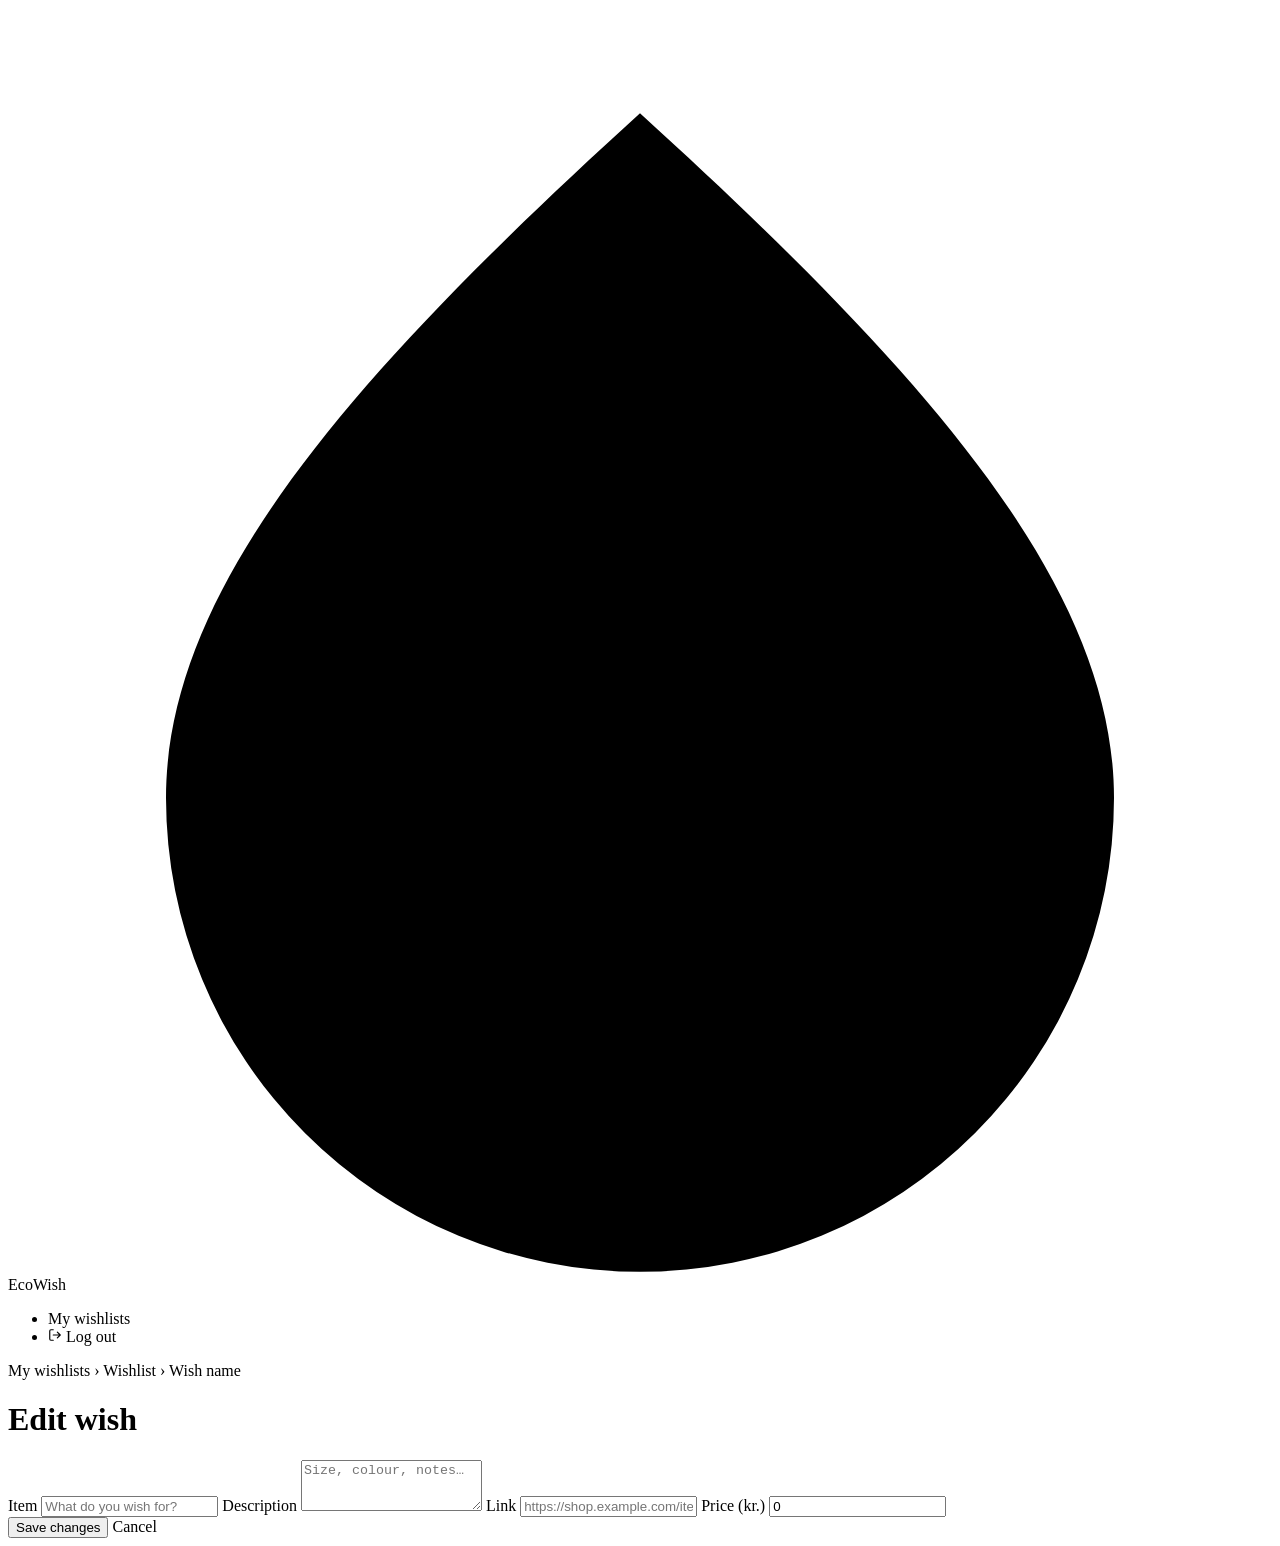
<file: src/main/resources/templates/editWish.html>
<!DOCTYPE html>
<html lang="en" xmlns:th="http://www.thymeleaf.org">
<head>
    <meta charset="UTF-8"/>
    <meta name="viewport" content="width=device-width, initial-scale=1.0"/>
    <title>Edit wish — EcoWish</title>

    <link rel="preconnect" href="https://fonts.googleapis.com"/>
    <link rel="preconnect" href="https://fonts.gstatic.com" crossorigin/>
    <link href="https://fonts.googleapis.com/css2?family=Fraunces:ital,wght@0,300;0,500;0,700&family=DM+Sans:wght@300;400;500&display=swap"
          rel="stylesheet"/>

    <link rel="stylesheet" th:href="@{/styles.css}"/>
    <link rel="stylesheet" th:href="@{/wish.css}"/>
</head>
<body>

<nav id="navbar">
    <a th:href="@{/wishlist}" class="logo">
        <span class="logo-icon">
            <svg viewBox="0 0 24 24">
                <path d="M12 2C6.5 7 3 11 3 15a9 9 0 0018 0c0-4-3.5-8-9-13zM8 17a4 4 0 004-4c0-2-1.5-4-4-6-2.5 2-4 4-4 6a4 4 0 004 4z"/>
            </svg>
        </span>
        <span class="logo-text">EcoWish</span>
    </a>

    <ul class="nav-links">
        <li><a th:href="@{/wishlist}">My wishlists</a></li>
        <li><a th:href="@{/user/logout}" class="btn-login">
            <svg width="14" height="14" viewBox="0 0 24 24" fill="none" stroke="currentColor" stroke-width="2"
                 stroke-linecap="round" stroke-linejoin="round">
                <path d="M9 21H5a2 2 0 01-2-2V5a2 2 0 012-2h4M16 17l5-5-5-5M21 12H9"/>
            </svg>
            Log out
        </a></li>
    </ul>
</nav>

<main class="wish-wrapper">

    <nav class="breadcrumb" aria-label="Breadcrumb">
        <a th:href="@{/wishlist}">My wishlists</a>
        <span class="breadcrumb-sep">›</span>
        <a th:href="@{'/wishlist/' + ${wish.wishlistId}}">Wishlist</a>
        <span class="breadcrumb-sep">›</span>
        <span class="breadcrumb-current" th:text="${wish.wishName}">Wish name</span>
    </nav>

    <h1 class="wish-page-title">Edit wish</h1>

    <form th:action="@{'/wish/update/' + ${wish.wishId}}" method="post" class="modal-form">

        <input type="hidden" name="wishlistId" th:value="${wish.wishlistId}"/>

        <span class="field-label">Item</span>
        <input type="text"
               name="wishName"
               th:value="${wish.wishName}"
               placeholder="What do you wish for?"
               required
               autocomplete="off"/>

        <span class="field-label">Description</span>
        <textarea name="wishDescription"
                  placeholder="Size, colour, notes…"
                  rows="3"
                  th:text="${wish.wishDescription}"></textarea>

        <span class="field-label">Link</span>
        <input type="url"
               name="wishLink"
               th:value="${wish.wishLink}"
               placeholder="https://shop.example.com/item"/>

        <span class="field-label">Price (kr.)</span>
        <input type="number"
               name="wishPrice"
               th:value="${wish.wishPrice}"
               placeholder="0.00"
               step="0.01"
               min="0" value="0"
               required/>

        <div class="modal-actions">
            <button type="submit" class="btn-modal-submit">Save changes</button>
            <a th:href="@{'/wishlist/' + ${wish.wishlistId}}" class="btn-modal-cancel">Cancel</a>
        </div>
    </form>

</main>

<script>
    const nav = document.getElementById('navbar');
    window.addEventListener('scroll', () => {
        nav.classList.toggle('scrolled', window.scrollY > 10);
    });
</script>

</body>
</html>
</file>
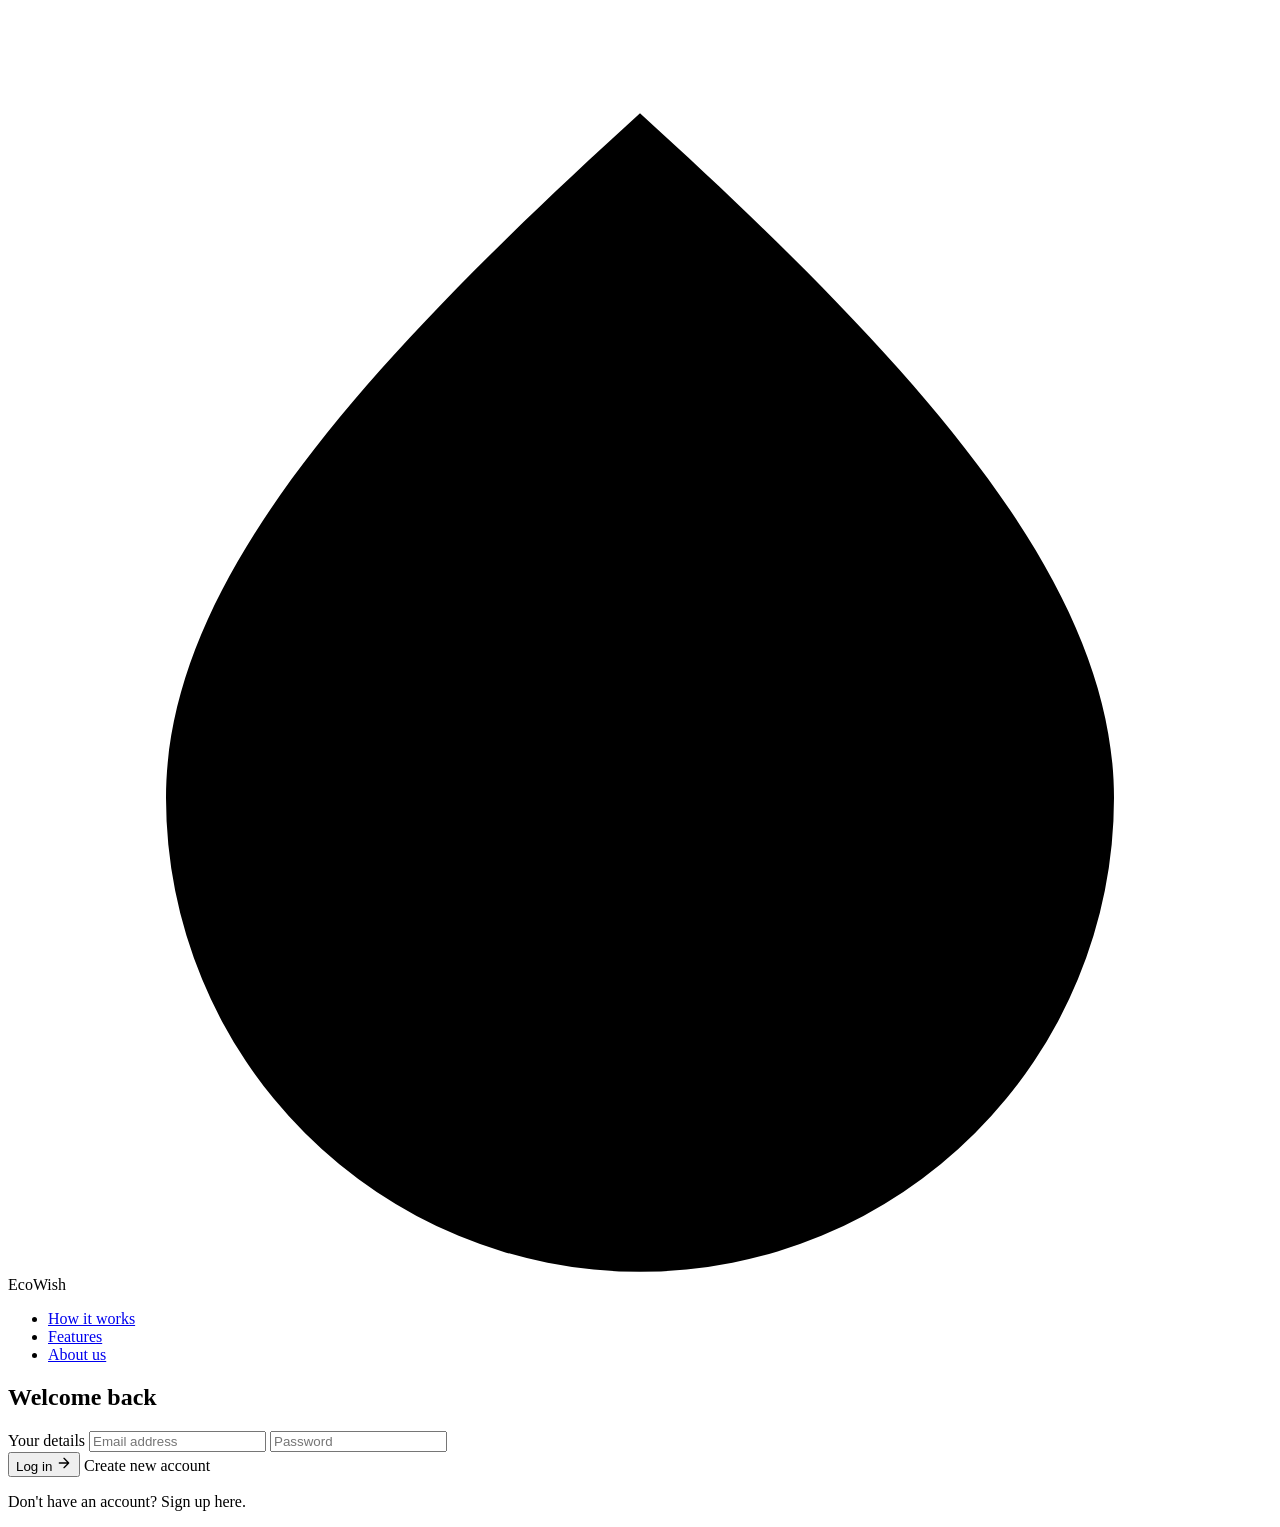
<file: src/main/resources/templates/login.html>
<!DOCTYPE html>
<html lang="en" xmlns:th="http://www.thymeleaf.org">
<head>
    <meta charset="UTF-8"/>
    <meta name="viewport" content="width=device-width, initial-scale=1.0"/>
    <title>Login — EcoWish</title>

    <link rel="preconnect" href="https://fonts.googleapis.com"/>
    <link rel="preconnect" href="https://fonts.gstatic.com" crossorigin/>
    <link href="https://fonts.googleapis.com/css2?family=Fraunces:ital,wght@0,300;0,500;0,700&family=DM+Sans:wght@300;400;500&display=swap"
          rel="stylesheet"/>

    <link rel="stylesheet" th:href="@{/styles.css}"/>
    <link rel="stylesheet" th:href="@{/login.css}"/>
</head>

<body>

<nav id="navbar">
    <a th:href="@{/}" class="logo">
        <span class="logo-icon">
            <svg viewBox="0 0 24 24">
                <path d="M12 2C6.5 7 3 11 3 15a9 9 0 0018 0c0-4-3.5-8-9-13zM8 17a4 4 0 004-4c0-2-1.5-4-4-6-2.5 2-4 4-4 6a4 4 0 004 4z"/>
            </svg>
        </span>
        <span class="logo-text">EcoWish</span>
    </a>

    <ul class="nav-links">
        <li><a href="/#how">How it works</a></li>
        <li><a href="/#features">Features</a></li>
        <li><a href="/#about">About us</a></li>
    </ul>
</nav>

<main class="login-wrapper">
    <div class="login-card">
        <h2 class="login-title">Welcome back</h2>

        <form th:action="@{/user/authenticateLogin}" method="post" class="login-form">

            <span class="field-label">Your details</span>

            <input type="email" name="ue" placeholder="Email address" required autocomplete="email"/>
            <input type="password" name="upw" placeholder="Password" required autocomplete="current-password"/>

            <div class="login-actions">
                <button type="submit" class="btn-primary btn-full">
                    Log in
                    <svg width="16" height="16" viewBox="0 0 24 24" fill="none" stroke="currentColor" stroke-width="2"
                         stroke-linecap="round" stroke-linejoin="round">
                        <path d="M5 12h14M12 5l7 7-7 7"/>
                    </svg>
                </button>

                <a th:href="@{/user/newUser}" class="btn-secondary btn-full btn-outline"
                   style="justify-content:center; text-decoration:none;">
                    Create new account
                </a>
            </div>
        </form>

        <p class="form-footer">
            Don't have an account?
            <a th:href="@{/user/newUser}">Sign up here</a>.
        </p>

    </div>
</main>

</body>
</html>
</file>
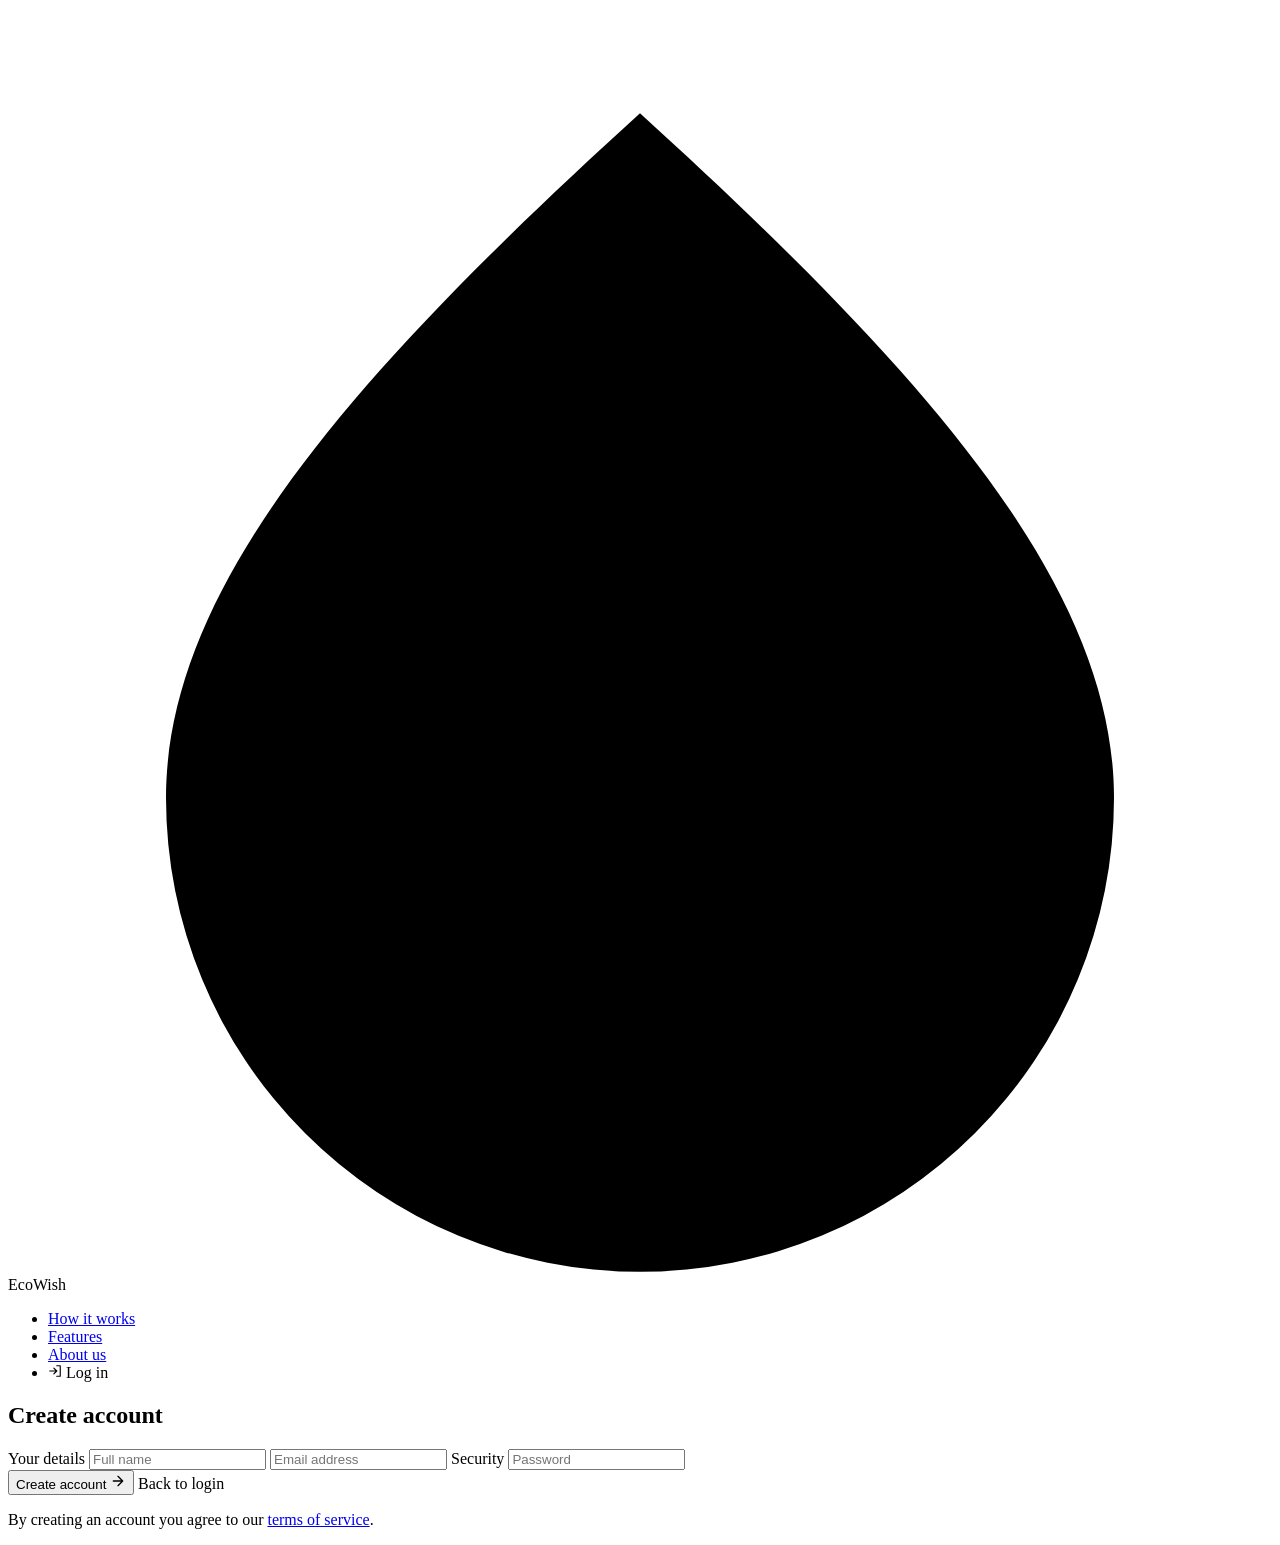
<file: src/main/resources/templates/loginForm.html>
<!DOCTYPE html>
<html lang="en" xmlns:th="http://www.thymeleaf.org">
<head>
    <meta charset="UTF-8" />
    <meta name="viewport" content="width=device-width, initial-scale=1.0" />
    <title>Create Account — EcoWish</title>

    <!-- Fonts -->
    <link rel="preconnect" href="https://fonts.googleapis.com" />
    <link rel="preconnect" href="https://fonts.gstatic.com" crossorigin />
    <link href="https://fonts.googleapis.com/css2?family=Fraunces:ital,wght@0,300;0,500;0,700&family=DM+Sans:wght@300;400;500&display=swap" rel="stylesheet" />

    <!-- Main styles -->
    <link rel="stylesheet" th:href="@{/styles.css}" />

    <!-- Login / form page styles -->
    <link rel="stylesheet" th:href="@{/login.css}" />

</head>

<body>
<!-- NAVBAR -->
<nav id="navbar">
    <a th:href="@{/}" class="logo">
        <span class="logo-icon">
            <svg viewBox="0 0 24 24">
                <path d="M12 2C6.5 7 3 11 3 15a9 9 0 0018 0c0-4-3.5-8-9-13zM8 17a4 4 0 004-4c0-2-1.5-4-4-6-2.5 2-4 4-4 6a4 4 0 004 4z"/>
            </svg>
        </span>
        <span class="logo-text">EcoWish</span>
    </a>

    <ul class="nav-links">
        <li><a href="/#how">How it works</a></li>
        <li><a href="/#features">Features</a></li>
        <li><a href="/#about">About us</a></li>
        <li><a th:href="@{/user/login}" class="btn-login">
            <svg width="14" height="14" viewBox="0 0 24 24" fill="none" stroke="currentColor" stroke-width="2" stroke-linecap="round" stroke-linejoin="round">
                <path d="M15 3h6v18h-6M10 17l5-5-5-5M15 12H3"/>
            </svg>
            Log in
        </a></li>
    </ul>
</nav>

<!-- CREATE ACCOUNT FORM -->
<main class="login-wrapper">
    <div class="login-card">

        <h2 class="login-title">Create account</h2>

        <form th:object="${user}" th:action="@{/user/save}" th:method="post" class="login-form">

            <span class="field-label">Your details</span>

            <input
                    type="text"
                    th:field="*{userName}"
                    placeholder="Full name"
                    required
                    autocomplete="name"
            />

            <input
                    type="email"
                    th:field="*{userEmail}"
                    placeholder="Email address"
                    required
                    autocomplete="email"
            />

            <span class="field-label">Security</span>

            <input
                    type="password"
                    th:field="*{userPassword}"
                    placeholder="Password"
                    required
                    autocomplete="new-password"
                    minlength="6"
            />

            <div class="login-actions">
                <button type="submit" class="btn-primary btn-full">
                    Create account
                    <svg width="16" height="16" viewBox="0 0 24 24" fill="none" stroke="currentColor" stroke-width="2" stroke-linecap="round" stroke-linejoin="round">
                        <path d="M5 12h14M12 5l7 7-7 7"/>
                    </svg>
                </button>

                <a th:href="@{/user/login}" class="btn-secondary btn-full btn-outline" style="justify-content:center; text-decoration:none;">
                    Back to login
                </a>
            </div>
        </form>

        <p class="form-footer">
            By creating an account you agree to our
            <a href="#">terms of service</a>.
        </p>

    </div>
</main>

</body>
</html>
</file>
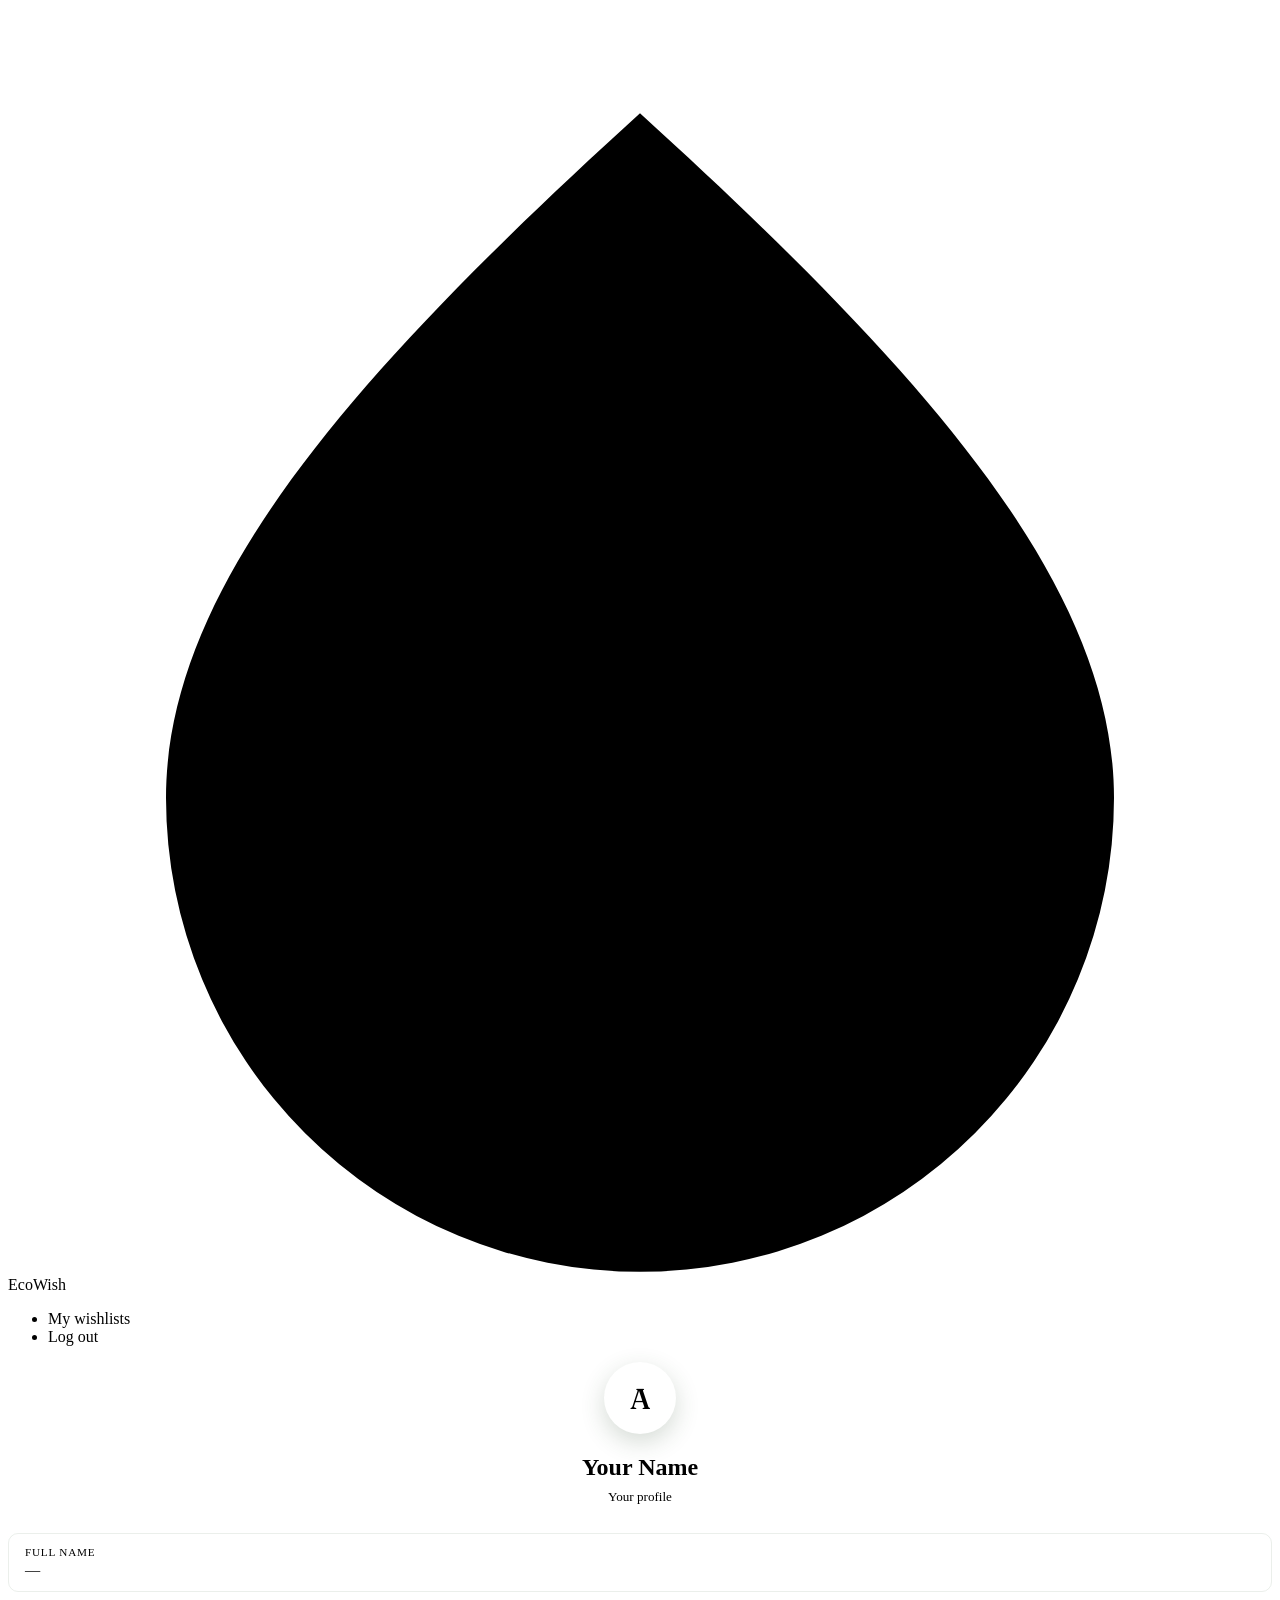
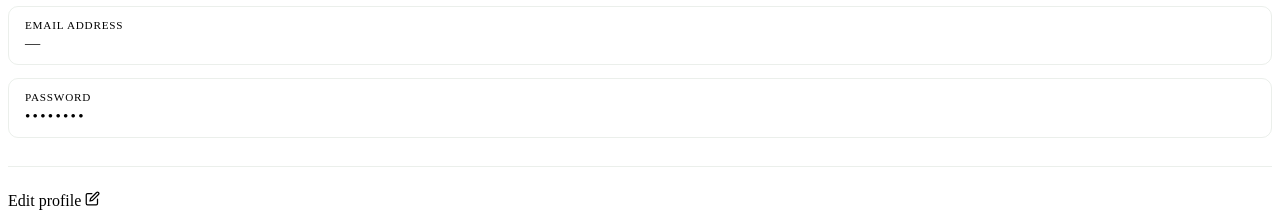
<file: src/main/resources/templates/profile.html>
<!DOCTYPE html>
<html lang="en" xmlns:th="http://www.thymeleaf.org">
<head>
    <meta charset="UTF-8"/>
    <meta name="viewport" content="width=device-width, initial-scale=1.0"/>
    <title>Profile — EcoWish</title>

    <link rel="preconnect" href="https://fonts.googleapis.com"/>
    <link rel="preconnect" href="https://fonts.gstatic.com" crossorigin/>
    <link href="https://fonts.googleapis.com/css2?family=Fraunces:ital,wght@0,300;0,500;0,700&family=DM+Sans:wght@300;400;500&display=swap"
          rel="stylesheet"/>

    <link rel="stylesheet" th:href="@{/styles.css}"/>
    <link rel="stylesheet" th:href="@{/login.css}"/>

    <style>
        /* ── Avatar ── */
        .profile-avatar {
            width: 72px;
            height: 72px;
            border-radius: 50%;
            background: linear-gradient(135deg, var(--sage-lt), var(--moss));
            display: flex;
            align-items: center;
            justify-content: center;
            font-family: 'Fraunces', serif;
            font-size: 1.8rem;
            font-weight: 500;
            color: var(--white);
            margin: 0 auto 1.25rem;
            box-shadow: 0 8px 24px rgba(46, 74, 47, 0.2);
        }

        .login-title {
            text-align: center;
        }

        .profile-tagline {
            text-align: center;
            font-size: 0.82rem;
            color: var(--muted);
            margin-top: -0.75rem;
            margin-bottom: 1.75rem;
        }

        /* ── Info rows ── */
        .profile-fields {
            display: flex;
            flex-direction: column;
            gap: 0.85rem;
            margin-bottom: 1.75rem;
        }

        .profile-field {
            background: var(--cream);
            border: 1px solid rgba(90, 122, 92, 0.12);
            border-radius: 10px;
            padding: 0.75rem 1rem;
        }

        .profile-field-label {
            font-size: 0.7rem;
            font-weight: 500;
            text-transform: uppercase;
            letter-spacing: 0.07em;
            color: var(--muted);
            margin-bottom: 0.2rem;
        }

        .profile-field-value {
            font-size: 0.95rem;
            color: var(--text);
            font-weight: 400;
        }

        .profile-field-value.masked {
            letter-spacing: 0.15em;
            color: var(--muted);
        }

        /* ── Divider ── */
        .divider {
            height: 1px;
            background: rgba(90, 122, 92, 0.12);
            margin: 0 0 1.5rem;
        }
    </style>
</head>

<body>

<nav id="navbar">
    <a th:href="@{/wishlist}" class="logo">
        <span class="logo-icon">
            <svg viewBox="0 0 24 24">
                <path d="M12 2C6.5 7 3 11 3 15a9 9 0 0018 0c0-4-3.5-8-9-13zM8 17a4 4 0 004-4c0-2-1.5-4-4-6-2.5 2-4 4-4 6a4 4 0 004 4z"/>
            </svg>
        </span>
        <span class="logo-text">EcoWish</span>
    </a>

    <ul class="nav-links">
        <li><a th:href="@{/wishlist}">My wishlists</a></li>
        <li><a th:href="@{/user/logout}">Log out</a></li>
    </ul>
</nav>

<main class="login-wrapper">
    <div class="login-card">

        <div class="profile-avatar"
             th:text="${#strings.toUpperCase(#strings.substring(user.userName, 0, 1))}">A
        </div>

        <h2 class="login-title" th:text="${user.userName}">Your Name</h2>
        <p class="profile-tagline">Your profile</p>

        <div class="profile-fields">

            <div class="profile-field">
                <div class="profile-field-label">Full name</div>
                <div class="profile-field-value" th:text="${user.userName}">—</div>
            </div>

            <div class="profile-field">
                <div class="profile-field-label">Email address</div>
                <div class="profile-field-value" th:text="${user.userEmail}">—</div>
            </div>

            <div class="profile-field">
                <div class="profile-field-label">Password</div>
                <div class="profile-field-value masked">••••••••</div>
            </div>

        </div>

        <div class="divider"></div>

        <a th:href="@{/user/profile/edit}" class="btn-primary btn-full"
           style="justify-content:center; text-decoration:none;">
            Edit profile
            <svg width="15" height="15" viewBox="0 0 24 24" fill="none" stroke="currentColor" stroke-width="2"
                 stroke-linecap="round" stroke-linejoin="round">
                <path d="M11 4H4a2 2 0 00-2 2v14a2 2 0 002 2h14a2 2 0 002-2v-7"/>
                <path d="M18.5 2.5a2.121 2.121 0 013 3L12 15l-4 1 1-4 9.5-9.5z"/>
            </svg>
        </a>

    </div>
</main>

<script>
    const nav = document.getElementById('navbar');
    window.addEventListener('scroll', () => {
        nav.classList.toggle('scrolled', window.scrollY > 10);
    });
</script>

</body>
</html>
</file>
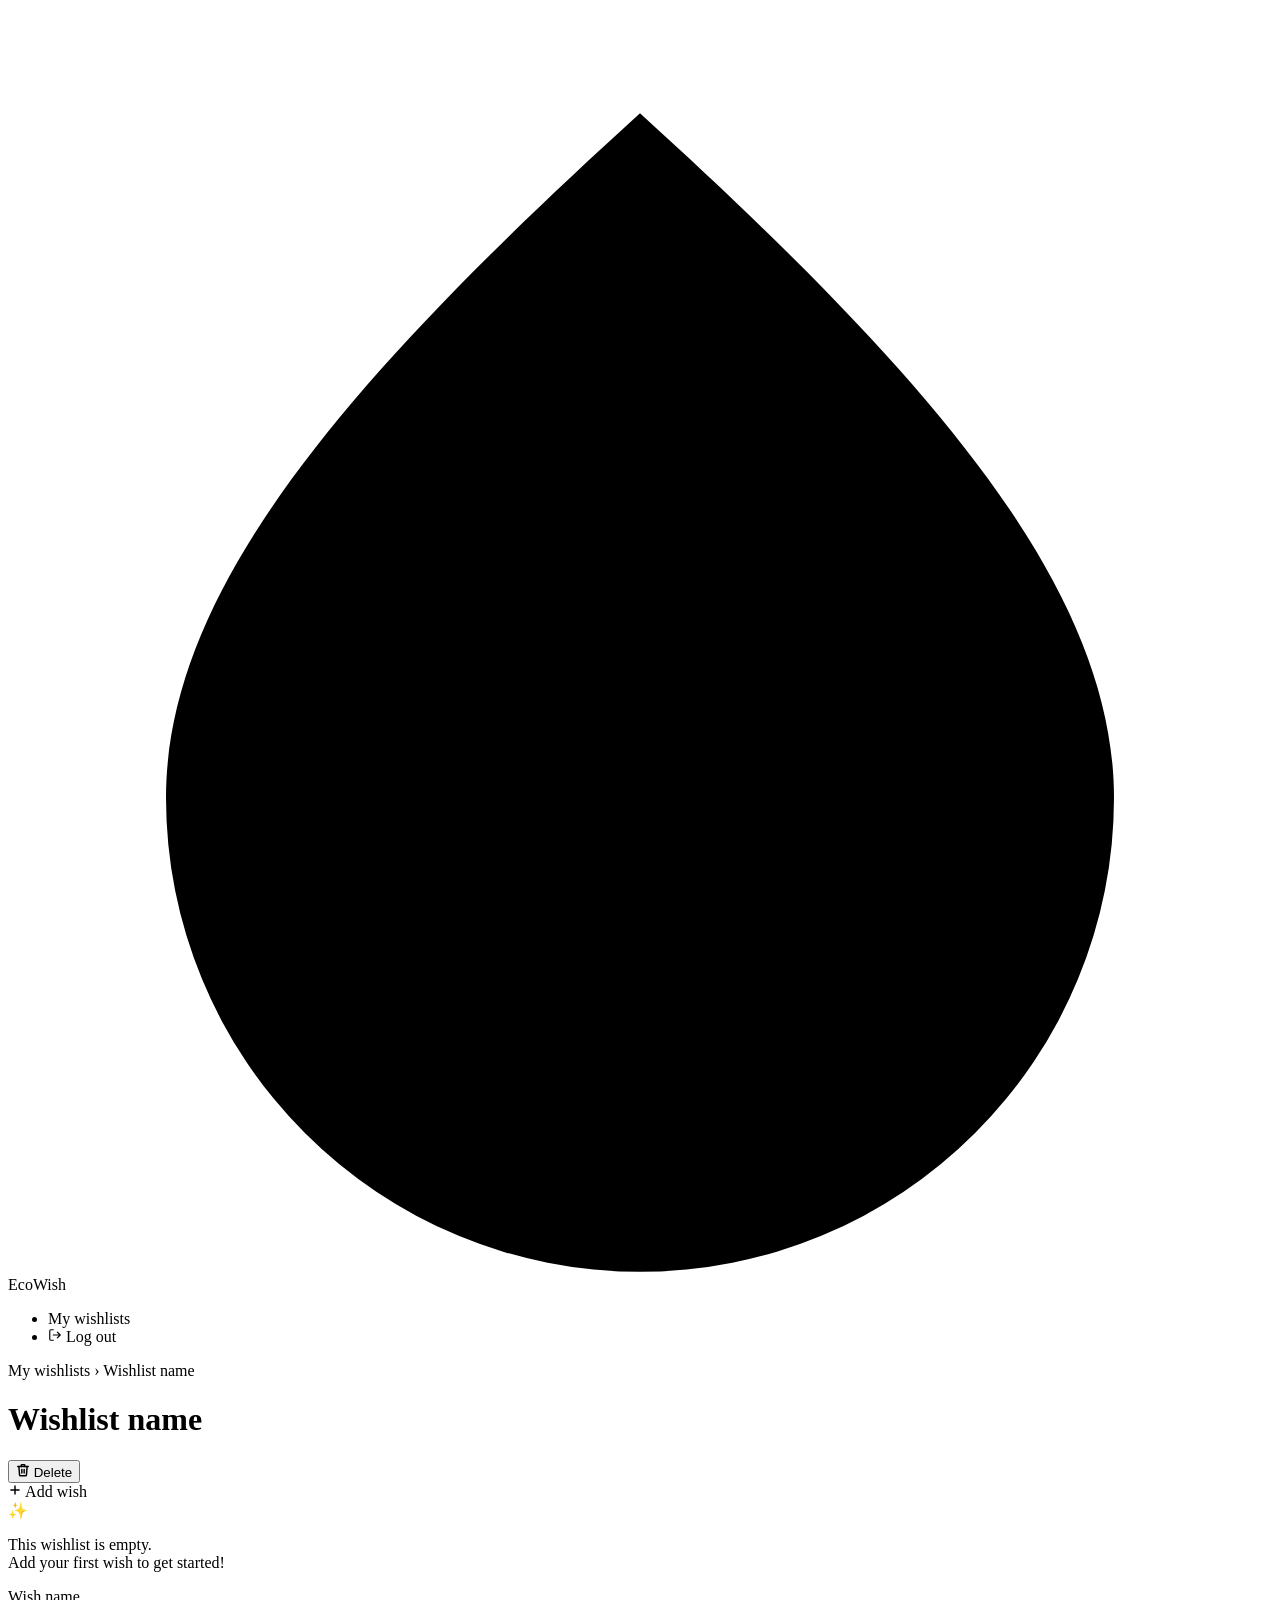
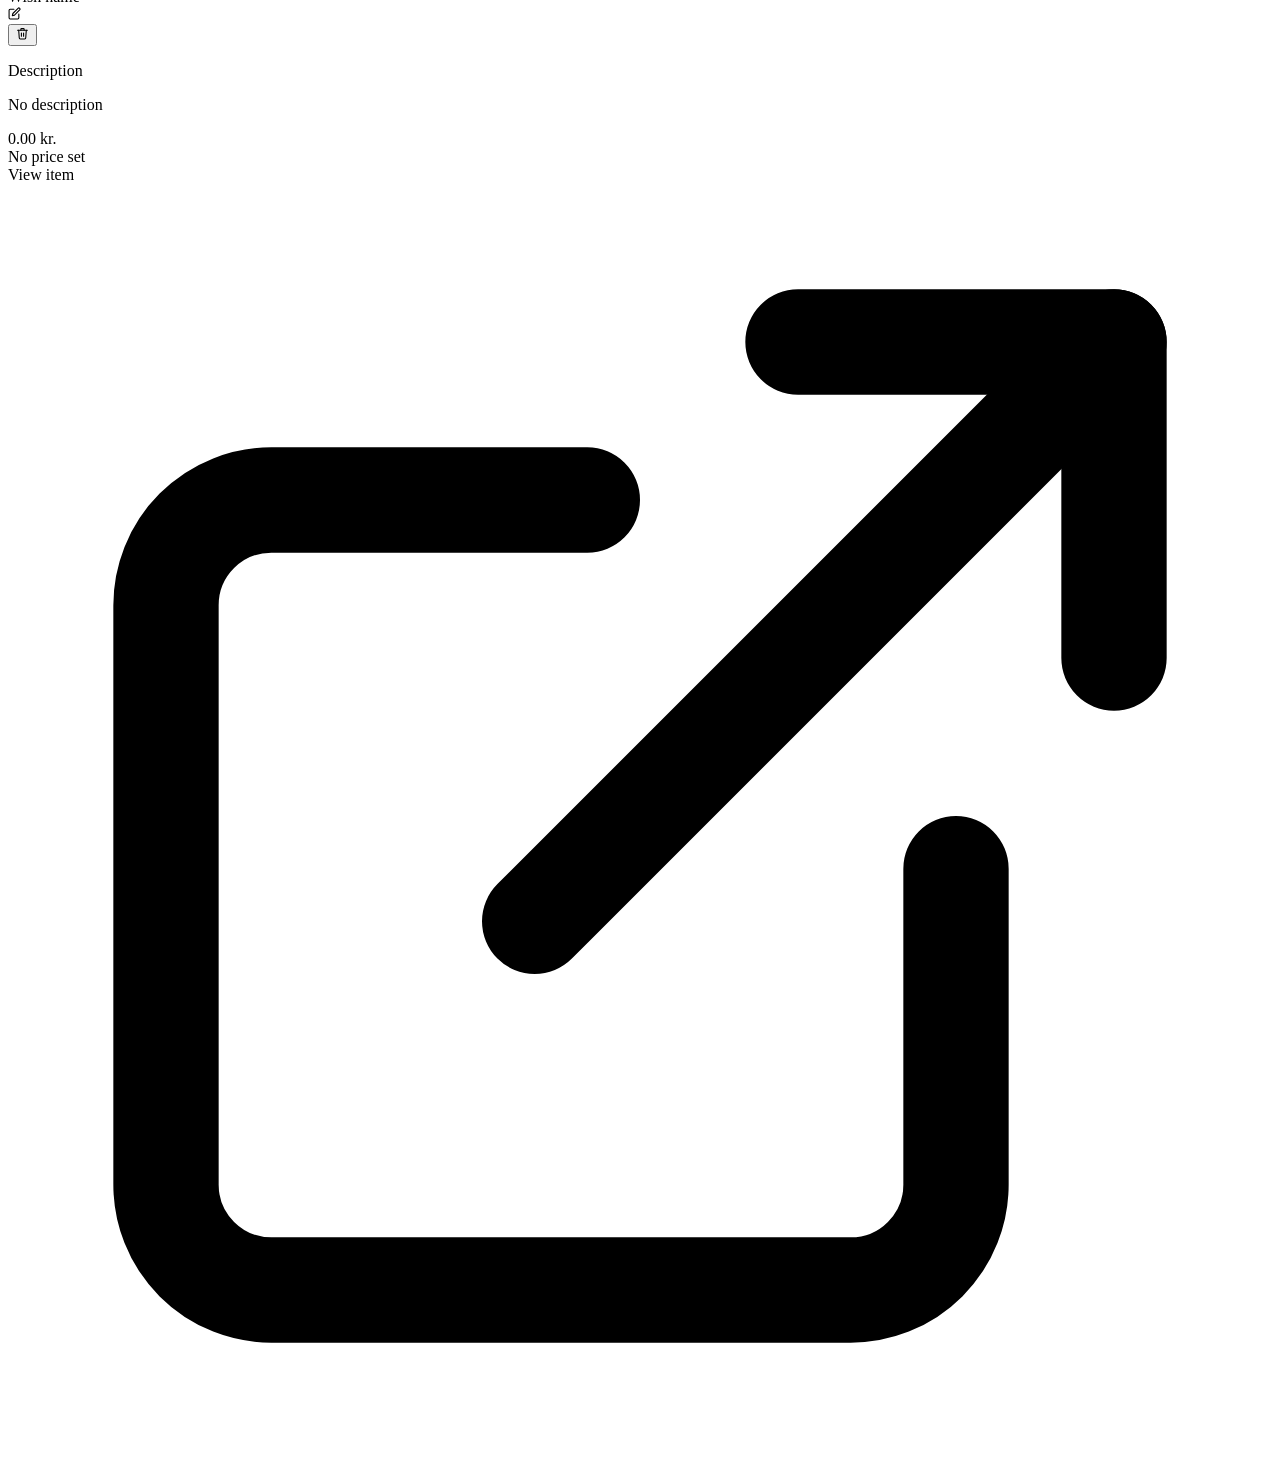
<file: src/main/resources/templates/wish.html>
<!DOCTYPE html>
<html lang="en" xmlns:th="http://www.thymeleaf.org">
<head>
    <meta charset="UTF-8"/>
    <meta name="viewport" content="width=device-width, initial-scale=1.0"/>
    <title th:text="${wishlist.wishlistName} + ' — EcoWish'">Wishlist — EcoWish</title>

    <link rel="preconnect" href="https://fonts.googleapis.com"/>
    <link rel="preconnect" href="https://fonts.gstatic.com" crossorigin/>
    <link href="https://fonts.googleapis.com/css2?family=Fraunces:ital,wght@0,300;0,500;0,700;1,300;1,500&family=DM+Sans:wght@300;400;500&display=swap"
          rel="stylesheet"/>

    <link rel="stylesheet" th:href="@{/styles.css}"/>
    <link rel="stylesheet" th:href="@{/wish.css}"/>
</head>

<body>

<!-- ─── NAV ─── -->
<nav id="navbar">
    <a th:href="@{/wishlist}" class="logo">
        <span class="logo-icon">
            <svg viewBox="0 0 24 24">
                <path d="M12 2C6.5 7 3 11 3 15a9 9 0 0018 0c0-4-3.5-8-9-13zM8 17a4 4 0 004-4c0-2-1.5-4-4-6-2.5 2-4 4-4 6a4 4 0 004 4z"/>
            </svg>
        </span>
        <span class="logo-text">EcoWish</span>
    </a>

    <ul class="nav-links">
        <li><a th:href="@{/wishlist}">My wishlists</a></li>
        <li><a th:href="@{/user/logout}" class="btn-login">
            <svg width="14" height="14" viewBox="0 0 24 24" fill="none" stroke="currentColor" stroke-width="2"
                 stroke-linecap="round" stroke-linejoin="round">
                <path d="M9 21H5a2 2 0 01-2-2V5a2 2 0 012-2h4M16 17l5-5-5-5M21 12H9"/>
            </svg>
            Log out
        </a></li>
    </ul>
</nav>

<!-- ─── MAIN ─── -->
<main class="wish-wrapper">

    <!-- Breadcrumb -->
    <nav class="breadcrumb" aria-label="Breadcrumb">
        <a th:href="@{/wishlist}">My wishlists</a>
        <span class="breadcrumb-sep">›</span>
        <span class="breadcrumb-current" th:text="${wishlist.wishlistName}">Wishlist name</span>
    </nav>

    <!-- Header -->
    <div class="wish-page-header">
        <div>
            <h1 class="wish-page-title" th:text="${wishlist.wishlistName}">Wishlist name</h1>
            <div style="display:flex; gap:0.5rem; margin-top:0.75rem;">
                <form th:action="@{'/wishlist/delete/' + ${wishlist.wishlistId}}" method="post" style="margin:0">
                    <button type="submit" class="btn-delete-wishlist" title="Delete wishlist"
                            onclick="return confirm('Are you sure you want to delete this wishlist?')">
                        <svg width="14" height="14" viewBox="0 0 24 24" fill="none" stroke="currentColor"
                             stroke-width="2.5" stroke-linecap="round" stroke-linejoin="round">
                            <polyline points="3 6 5 6 21 6"/>
                            <path d="M19 6l-1 14a2 2 0 01-2 2H8a2 2 0 01-2-2L5 6"/>
                            <path d="M10 11v6M14 11v6"/>
                            <path d="M9 6V4a1 1 0 011-1h4a1 1 0 011 1v2"/>
                        </svg>
                        Delete
                    </button>
                </form>
            </div>
        </div>
        <div class="header-actions">
            <a class="btn-add-wish" th:href="@{'/wish/add/' + ${wishlist.wishlistId}}">
                <svg width="14" height="14" viewBox="0 0 24 24" fill="none" stroke="currentColor" stroke-width="2.5"
                     stroke-linecap="round">
                    <path d="M12 5v14M5 12h14"/>
                </svg>
                Add wish
            </a>
        </div>
    </div>

    <!-- Empty state -->
    <div class="wish-empty" th:if="${wishlist.wishes == null or wishlist.wishes.isEmpty()}">
        <span class="wish-empty-icon">✨</span>
        <p>This wishlist is empty.<br>Add your first wish to get started!</p>
    </div>

    <!-- Wish grid -->
    <div class="wish-grid" th:if="${wishlist.wishes != null and !wishlist.wishes.isEmpty()}">
        <div class="wish-card reveal" th:each="wish : ${wishlist.wishes}">

            <div class="wish-card-header">
                <div class="wish-name" th:text="${wish.wishName}">Wish name</div>
                <div class="wish-card-actions">
                    <!-- Edit -->
                    <a class="icon-btn"
                       th:href="@{'/wish/edit/' + ${wish.wishId}}"
                       title="Edit wish">
                        <svg width="13" height="13" viewBox="0 0 24 24" fill="none" stroke="currentColor"
                             stroke-width="2" stroke-linecap="round" stroke-linejoin="round">
                            <path d="M11 4H4a2 2 0 00-2 2v14a2 2 0 002 2h14a2 2 0 002-2v-7"/>
                            <path d="M18.5 2.5a2.121 2.121 0 013 3L12 15l-4 1 1-4 9.5-9.5z"/>
                        </svg>
                    </a>
                    <!-- Delete -->
                    <form th:action="@{'/wish/delete/' + ${wish.wishId}}" method="post" style="margin:0">
                        <input type="hidden" name="wishlistId" th:value="${wishlist.wishlistId}"/>
                        <button type="submit" class="icon-btn delete" title="Delete wish">
                            <svg width="13" height="13" viewBox="0 0 24 24" fill="none" stroke="currentColor"
                                 stroke-width="2" stroke-linecap="round" stroke-linejoin="round">
                                <polyline points="3 6 5 6 21 6"/>
                                <path d="M19 6l-1 14a2 2 0 01-2 2H8a2 2 0 01-2-2L5 6"/>
                                <path d="M10 11v6M14 11v6"/>
                                <path d="M9 6V4a1 1 0 011-1h4a1 1 0 011 1v2"/>
                            </svg>
                        </button>
                    </form>
                </div>
            </div>

            <!-- Description -->
            <p class="wish-desc" th:if="${wish.wishDescription != null and !wish.wishDescription.isEmpty()}"
               th:text="${wish.wishDescription}">Description</p>
            <p class="no-value" th:if="${wish.wishDescription == null or wish.wishDescription.isEmpty()}">No
                description</p>

            <!-- Price -->
            <div class="wish-price"
                 th:if="${wish.wishPrice != null and wish.wishPrice > 0}"
                 th:text="${#numbers.formatDecimal(wish.wishPrice, 1, 'COMMA', 2, 'POINT') + ' kr.'}">0.00 kr.
            </div>
            <div class="no-value" th:if="${wish.wishPrice == null or wish.wishPrice <= 0}">No price set</div>

            <!-- Link -->
            <a class="wish-link"
               th:if="${wish.wishLink != null and !wish.wishLink.isEmpty()}"
               th:href="${wish.wishLink}"
               target="_blank"
               rel="noopener noreferrer">
                View item
                <svg viewBox="0 0 24 24" fill="none" stroke="currentColor" stroke-width="2" stroke-linecap="round"
                     stroke-linejoin="round">
                    <path d="M18 13v6a2 2 0 01-2 2H5a2 2 0 01-2-2V8a2 2 0 012-2h6"/>
                    <polyline points="15 3 21 3 21 9"/>
                    <line x1="10" y1="14" x2="21" y2="3"/>
                </svg>
            </a>

        </div>
    </div>

</main>

<script>
    const nav = document.getElementById('navbar');
    window.addEventListener('scroll', () => {
        nav.classList.toggle('scrolled', window.scrollY > 10);
    });

    const reveals = document.querySelectorAll('.reveal');
    const io = new IntersectionObserver((entries) => {
        entries.forEach(e => {
            if (e.isIntersecting) {
                e.target.classList.add('visible');
                io.unobserve(e.target);
            }
        });
    }, {threshold: 0.1});
    reveals.forEach(el => io.observe(el));
</script>

</body>
</html>
</file>
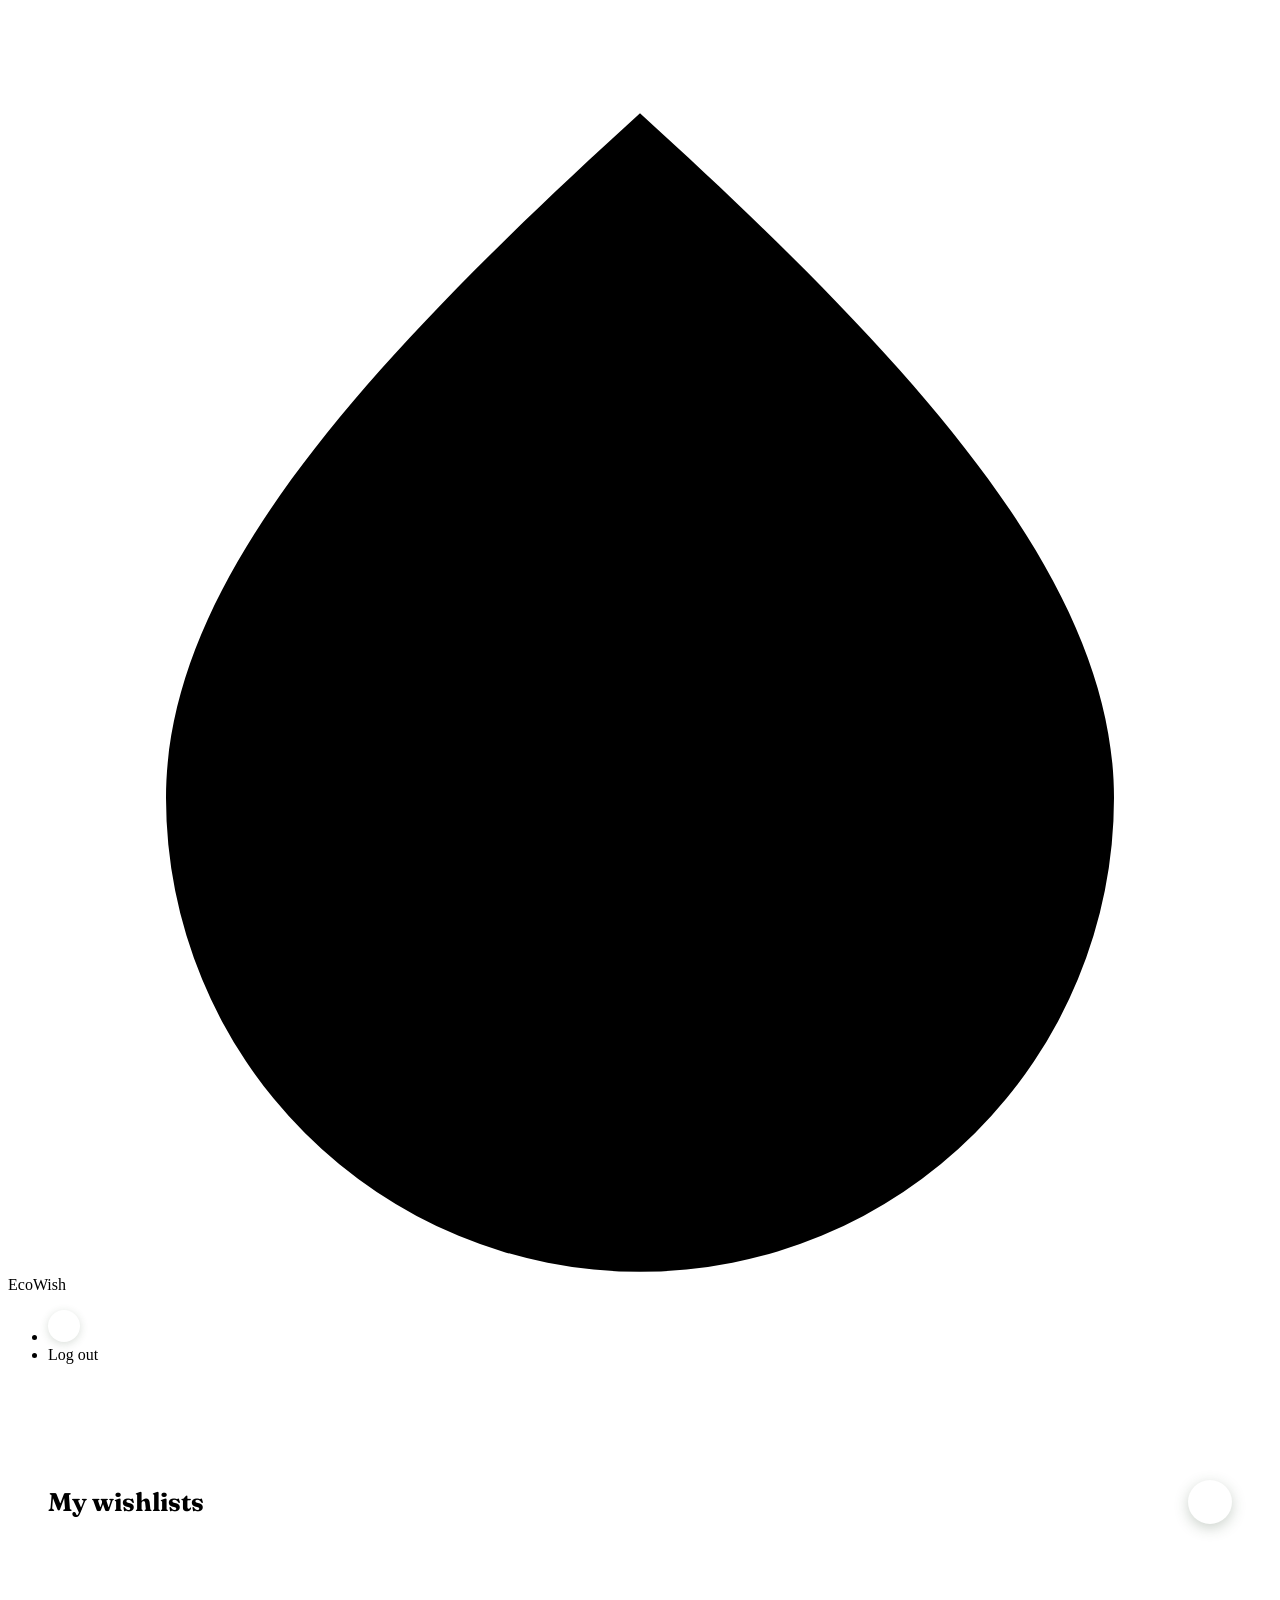
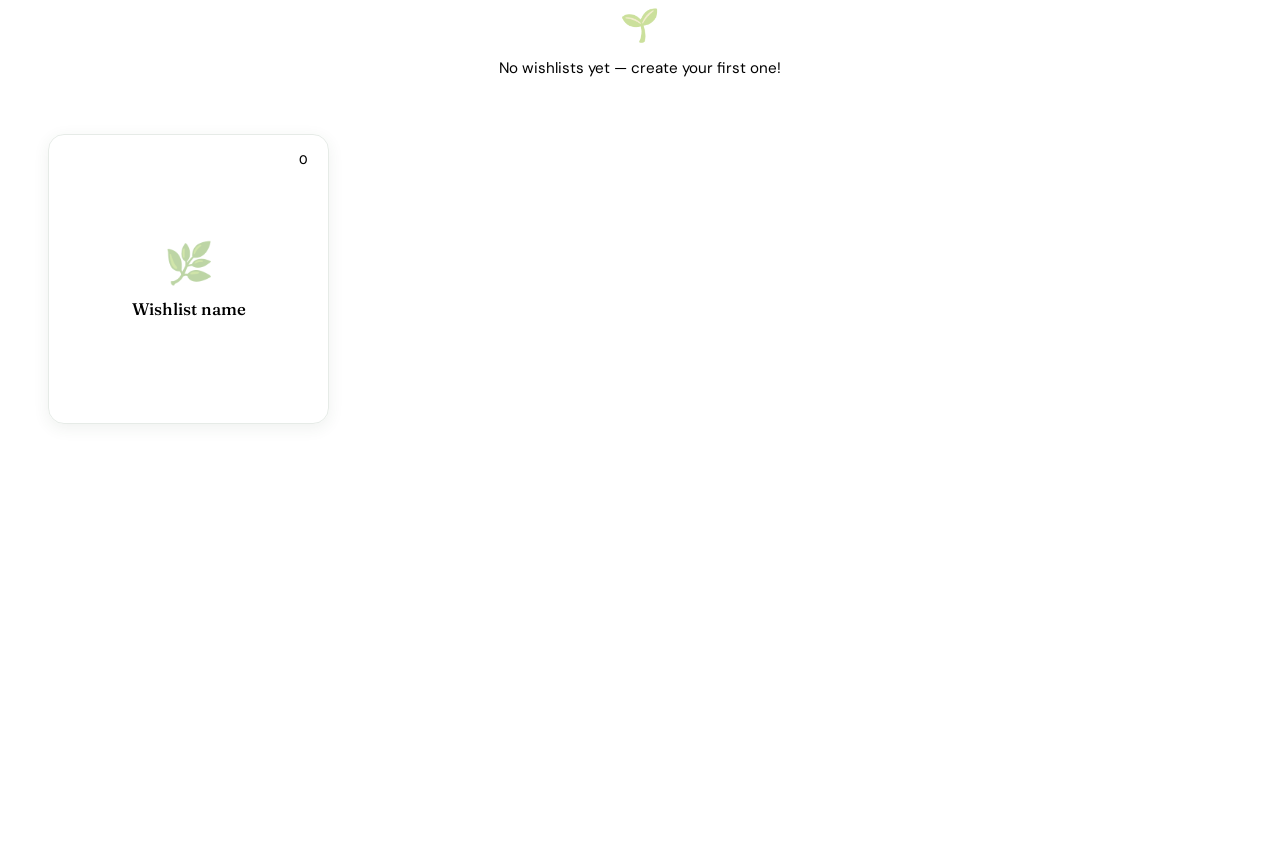
<file: src/main/resources/templates/wishlist.html>
<!DOCTYPE html>
<html lang="en" xmlns:th="http://www.thymeleaf.org">
<head>
    <meta charset="UTF-8"/>
    <meta name="viewport" content="width=device-width, initial-scale=1.0"/>
    <title>Your Wishlists — EcoWish</title>

    <link rel="preconnect" href="https://fonts.googleapis.com"/>
    <link rel="preconnect" href="https://fonts.gstatic.com" crossorigin/>
    <link href="https://fonts.googleapis.com/css2?family=Fraunces:ital,wght@0,300;0,500;0,700&family=DM+Sans:wght@300;400;500&display=swap"
          rel="stylesheet"/>

    <link rel="stylesheet" th:href="@{/styles.css}"/>

    <style>
        /* ─── NAV USER ELEMENTS ─── */
        .nav-avatar {
            display: inline-flex;
            align-items: flex-end;
            justify-content: center;
            width: 32px;
            height: 32px;
            border-radius: 50%;
            background: var(--sage);
            color: var(--white);
            text-decoration: none;
            overflow: hidden;
            transition: background 0.2s, transform 0.15s;
            box-shadow: 0 2px 8px rgba(46, 74, 47, 0.18);
        }

        .nav-avatar:hover {
            background: var(--moss);
            transform: scale(1.08);
        }

        .nav-avatar svg {
            width: 28px;
            height: 28px;
            stroke: var(--white);
            fill: none;
            flex-shrink: 0;
            margin-bottom: -4px;
        }

        /* ─── PAGE LAYOUT ─── */
        .wishlist-wrapper {
            min-height: 100vh;
            padding: 100px 2.5rem 4rem;
        }

        .wishlist-header {
            display: flex;
            align-items: center;
            justify-content: space-between;
            margin-bottom: 1.5rem;
        }

        .wishlist-title {
            font-family: 'Fraunces', serif;
            font-size: 1.6rem;
            color: var(--text);
            margin: 0;
        }

        .add-btn {
            display: flex;
            align-items: center;
            justify-content: center;
            width: 44px;
            height: 44px;
            border-radius: 50%;
            background: var(--moss);
            color: #fff;
            font-size: 1.6rem;
            font-weight: 300;
            text-decoration: none;
            line-height: 1;
            border: none;
            cursor: pointer;
            box-shadow: 0 4px 14px rgba(46, 74, 47, 0.25);
            transition: transform 0.15s ease, box-shadow 0.15s ease;
        }

        .add-btn:hover {
            transform: scale(1.08);
            box-shadow: 0 6px 20px rgba(46, 74, 47, 0.35);
        }

        .wishlist-grid {
            display: grid;
            grid-template-columns: repeat(4, 1fr);
            gap: 1.25rem;
        }

        .wishlist-card {
            text-decoration: none;
            color: var(--text);
            display: block;
        }

        .wishlist-card-inner {
            border-radius: 16px;
            background: var(--cream);
            border: 1px solid rgba(90, 122, 92, 0.15);
            height: 240px;
            display: flex;
            flex-direction: column;
            align-items: center;
            justify-content: center;
            position: relative;
            overflow: hidden;
            transition: transform 0.2s ease, box-shadow 0.2s ease;
            box-shadow: 0 4px 16px rgba(46, 74, 47, 0.08);
            padding: 1.5rem;
        }

        .wishlist-card:hover .wishlist-card-inner {
            transform: translateY(-3px);
            box-shadow: 0 10px 28px rgba(46, 74, 47, 0.14);
        }

        .wishlist-card-icon {
            font-size: 2.5rem;
            opacity: 0.4;
            margin-bottom: 0.75rem;
        }

        .wishlist-card-name {
            font-family: 'Fraunces', serif;
            font-size: 1.05rem;
            font-weight: 500;
            color: var(--text);
            text-align: center;
        }

        .wishlist-card-count {
            position: absolute;
            top: 10px;
            right: 10px;
            background: rgba(255, 255, 255, 0.85);
            backdrop-filter: blur(4px);
            border-radius: 999px;
            width: 30px;
            height: 30px;
            display: flex;
            align-items: center;
            justify-content: center;
            font-size: 0.78rem;
            font-weight: 500;
            color: var(--text);
            font-family: 'DM Sans', sans-serif;
        }

        .wishlist-empty {
            padding: 3.5rem 2rem;
            text-align: center;
            color: var(--muted);
            font-family: 'DM Sans', sans-serif;
            font-size: 0.95rem;
        }

        .wishlist-empty span {
            display: block;
            font-size: 2rem;
            margin-bottom: 0.75rem;
            opacity: 0.5;
        }

        @media (max-width: 900px) {
            .wishlist-grid {
                grid-template-columns: repeat(3, 1fr);
            }
        }

        @media (max-width: 600px) {
            .wishlist-grid {
                grid-template-columns: repeat(2, 1fr);
            }
        }
    </style>
</head>

<body>

<nav id="navbar">
    <a th:href="@{/wishlist}" class="logo">
        <span class="logo-icon">
            <svg viewBox="0 0 24 24">
                <path d="M12 2C6.5 7 3 11 3 15a9 9 0 0018 0c0-4-3.5-8-9-13zM8 17a4 4 0 004-4c0-2-1.5-4-4-6-2.5 2-4 4-4 6a4 4 0 004 4z"/>
            </svg>
        </span>
        <span class="logo-text">EcoWish</span>
    </a>

    <ul class="nav-links">
        <li>
            <a th:href="@{/user/profile}" class="nav-avatar" title="Profile">
                <svg viewBox="0 0 24 24" fill="white" stroke="none">
                    <circle cx="12" cy="7" r="4"/>
                    <path d="M4 21c0-4.418 3.582-8 8-8s8 3.582 8 8"/>
                </svg>
            </a>
        </li>
        <li><a th:href="@{/user/logout}">Log out</a></li>
    </ul>
</nav>

<main class="wishlist-wrapper">

    <div class="wishlist-header">
        <h1 class="wishlist-title">My wishlists</h1>
        <button class="add-btn" onclick="openModal()" title="Create new wishlist">+</button>
    </div>

    <div class="wishlist-empty" th:if="${wishlists == null or wishlists.isEmpty()}">
        <span>🌱</span>
        No wishlists yet — create your first one!
    </div>

    <div class="wishlist-grid" th:if="${wishlists != null and !wishlists.isEmpty()}">
        <a class="wishlist-card"
           th:each="wishlist : ${wishlists}"
           th:href="@{'/wishlist/' + ${wishlist.wishlistId}}">
            <div class="wishlist-card-inner">
                <div class="wishlist-card-count" th:text="${wishlist.wishes.size()}">0</div>
                <span class="wishlist-card-icon">🌿</span>
                <div class="wishlist-card-name" th:text="${wishlist.wishlistName}">Wishlist name</div>
            </div>
        </a>
    </div>

</main>

<div id="wishlistModal"
     style="display:none; position:fixed; top:0; left:0; width:100%; height:100%;
     background:rgba(30,43,31,0.45); backdrop-filter:blur(4px); z-index:999;
     align-items:center; justify-content:center;">

    <div style="background:var(--white); padding:2.5rem; width:100%; max-width:400px;
                margin:0 auto; border-radius:20px; text-align:left;
                border:1px solid rgba(90,122,92,0.12);
                box-shadow:0 20px 60px rgba(46,74,47,0.18);">

        <h3 style="font-family:'Fraunces',serif; font-size:1.5rem; font-weight:500;
                   color:var(--text); margin-bottom:1.5rem;">
            New wishlist
        </h3>

        <form action="/wishlist/add" method="post"
              style="display:flex; flex-direction:column; gap:1rem;">

            <input
                    type="text"
                    name="wishlistName"
                    placeholder="Wishlist name"
                    required
                    style="padding:0.75rem 1rem; border-radius:10px;
                       border:1px solid rgba(90,122,92,0.2);
                       font-family:'DM Sans',sans-serif; font-size:0.9rem;
                       transition:border 0.2s, box-shadow 0.2s; outline:none;"
                    onfocus="this.style.borderColor='var(--sage)'; this.style.boxShadow='0 0 0 2px rgba(90,122,92,0.1)'"
                    onblur="this.style.borderColor='rgba(90,122,92,0.2)'; this.style.boxShadow='none'"
            />

            <div style="display:flex; flex-direction:column; gap:0.75rem; margin-top:0.5rem;">
                <button type="submit"
                        style="display:inline-flex; align-items:center; justify-content:center; gap:8px;
                               background:var(--moss); color:var(--white);
                               font-family:'DM Sans',sans-serif; font-size:0.9rem; font-weight:500;
                               padding:0.8rem 1.8rem; border-radius:999px; border:none; cursor:pointer;
                               box-shadow:0 4px 20px rgba(46,74,47,0.2);
                               transition:background 0.2s, transform 0.2s;"
                        onmouseover="this.style.background='var(--sage-dk)'; this.style.transform='translateY(-1px)'"
                        onmouseout="this.style.background='var(--moss)'; this.style.transform='none'">
                    Create wishlist
                    <svg width="16" height="16" viewBox="0 0 24 24" fill="none" stroke="currentColor"
                         stroke-width="2" stroke-linecap="round" stroke-linejoin="round">
                        <path d="M5 12h14M12 5l7 7-7 7"/>
                    </svg>
                </button>

                <button type="button" onclick="closeModal()"
                        style="display:inline-flex; align-items:center; justify-content:center;
                               background:transparent; color:var(--moss);
                               font-family:'DM Sans',sans-serif; font-size:0.9rem; font-weight:400;
                               padding:0.8rem 1.5rem; border-radius:999px; cursor:pointer;
                               border:1.5px solid rgba(46,74,47,0.3);
                               transition:border-color 0.2s, background 0.2s;"
                        onmouseover="this.style.borderColor='var(--sage)'; this.style.background='rgba(90,122,92,0.06)'"
                        onmouseout="this.style.borderColor='rgba(46,74,47,0.3)'; this.style.background='transparent'">
                    Cancel
                </button>
            </div>
        </form>
    </div>
</div>

<script>
    const nav = document.getElementById('navbar');
    window.addEventListener('scroll', () => {
        nav.classList.toggle('scrolled', window.scrollY > 10);
    });

    function openModal() {
        document.getElementById("wishlistModal").style.display = "block";
    }

    function closeModal() {
        document.getElementById("wishlistModal").style.display = "none";
    }
</script>
</body>
</html>
</file>
<file: src/main/resources/static/styles.css>
*, *::before, *::after {
    box-sizing: border-box;
    margin: 0;
    padding: 0;
}

:root {
    --sage: #5a7a5c;
    --sage-lt: #8aab8c;
    --sage-dk: #324a34;
    --moss: #2e4a2f;
    --cream: #f5f0e8;
    --tan: #e8dfc9;
    --bark: #7a6248;
    --leaf: #a3c47e;
    --white: #fdfcf8;
    --text: #1e2b1f;
    --muted: #6b7a6c;
    --accent: #c8e89a;
}

html {
    scroll-behavior: smooth;
}

body {
    font-family: 'DM Sans', sans-serif;
    background: var(--white);
    color: var(--text);
    overflow-x: hidden;
}

/* ─── NAV ─── */
nav {
    position: fixed;
    top: 0;
    left: 0;
    right: 0;
    z-index: 100;
    display: flex;
    align-items: center;
    justify-content: space-between;
    padding: 0 2.5rem;
    height: 68px;
    background: rgba(253, 252, 248, 0.88);
    backdrop-filter: blur(14px);
    -webkit-backdrop-filter: blur(14px);
    border-bottom: 1px solid rgba(90, 122, 92, 0.12);
    transition: box-shadow 0.3s;
}

nav.scrolled {
    box-shadow: 0 2px 24px rgba(46, 74, 47, 0.08);
}

/* Logo */
.logo {
    display: flex;
    align-items: center;
    gap: 10px;
    text-decoration: none;
    color: var(--moss);
}

.logo-icon {
    width: 34px;
    height: 34px;
    background: var(--sage);
    border-radius: 50%;
    display: flex;
    align-items: center;
    justify-content: center;
    transition: transform 0.3s;
}

.logo:hover .logo-icon {
    transform: rotate(-15deg) scale(1.08);
}

.logo-icon svg {
    width: 18px;
    height: 18px;
    fill: var(--white);
}

.logo-text {
    font-family: 'Fraunces', serif;
    font-size: 1.35rem;
    font-weight: 500;
    letter-spacing: -0.01em;
}

/* Nav links */
.nav-links {
    display: flex;
    align-items: center;
    gap: 0.25rem;
    list-style: none;
}

.nav-links a {
    text-decoration: none;
    color: var(--muted);
    font-size: 0.9rem;
    font-weight: 400;
    padding: 0.45rem 1rem;
    border-radius: 999px;
    transition: color 0.2s, background 0.2s;
}

.nav-links a:hover {
    color: var(--moss);
    background: rgba(90, 122, 92, 0.08);
}

/* Login button */
.btn-login {
    display: inline-flex;
    align-items: center;
    gap: 6px;
    background: var(--sage);
    color: var(--white) !important;
    padding: 0.5rem 1.3rem !important;
    border-radius: 999px !important;
    font-weight: 500 !important;
    font-size: 0.875rem !important;
    transition: background 0.2s, transform 0.15s !important;
}

.btn-login:hover {
    background: var(--moss) !important;
    color: var(--white) !important;
    transform: translateY(-1px) !important;
}

/* ─── HERO ─── */
.hero {
    min-height: 100vh;
    display: flex;
    align-items: center;
    position: relative;
    overflow: hidden;
    padding: 120px 2.5rem 80px;
}

/* Organic blob background */
.hero::before {
    content: '';
    position: absolute;
    top: -80px;
    right: -120px;
    width: 680px;
    height: 680px;
    background: radial-gradient(ellipse, rgba(163, 196, 126, 0.22) 0%, transparent 70%);
    border-radius: 60% 40% 55% 45% / 50% 60% 40% 50%;
    animation: blobFloat 10s ease-in-out infinite alternate;
}

.hero::after {
    content: '';
    position: absolute;
    bottom: -60px;
    left: -60px;
    width: 420px;
    height: 420px;
    background: radial-gradient(ellipse, rgba(90, 122, 92, 0.13) 0%, transparent 70%);
    border-radius: 40% 60% 35% 65% / 55% 45% 55% 45%;
    animation: blobFloat 14s ease-in-out infinite alternate-reverse;
}

@keyframes blobFloat {
    from {
        transform: translate(0, 0) scale(1);
    }
    to {
        transform: translate(20px, 30px) scale(1.04);
    }
}

.hero-inner {
    max-width: 1100px;
    margin: 0 auto;
    display: grid;
    grid-template-columns: 1fr 1fr;
    gap: 4rem;
    align-items: center;
    position: relative;
    z-index: 1;
}

.hero-tag {
    display: inline-flex;
    align-items: center;
    gap: 6px;
    background: rgba(163, 196, 126, 0.25);
    color: var(--sage-dk);
    font-size: 0.78rem;
    font-weight: 500;
    letter-spacing: 0.06em;
    text-transform: uppercase;
    padding: 0.35rem 0.85rem;
    border-radius: 999px;
    margin-bottom: 1.5rem;
    border: 1px solid rgba(90, 122, 92, 0.18);
    animation: fadeUp 0.7s ease both;
}

.hero-tag::before {
    content: '';
    width: 6px;
    height: 6px;
    background: var(--sage);
    border-radius: 50%;
}

.hero-title {
    font-family: 'Fraunces', serif;
    font-size: clamp(2.8rem, 5vw, 4.2rem);
    font-weight: 500;
    line-height: 1.1;
    letter-spacing: -0.02em;
    color: var(--text);
    margin-bottom: 1.5rem;
    animation: fadeUp 0.7s 0.1s ease both;
}

.hero-title em {
    font-style: italic;
    font-weight: 300;
    color: var(--sage);
}

.hero-desc {
    font-size: 1.05rem;
    color: var(--muted);
    line-height: 1.75;
    max-width: 420px;
    margin-bottom: 2.5rem;
    animation: fadeUp 0.7s 0.2s ease both;
}

.hero-cta {
    display: flex;
    gap: 1rem;
    flex-wrap: wrap;
    animation: fadeUp 0.7s 0.3s ease both;
}

.btn-primary {
    display: inline-flex;
    align-items: center;
    gap: 8px;
    background: var(--moss);
    color: var(--white);
    text-decoration: none;
    font-size: 0.9rem;
    font-weight: 500;
    padding: 0.8rem 1.8rem;
    border-radius: 999px;
    transition: background 0.2s, transform 0.2s, box-shadow 0.2s;
    box-shadow: 0 4px 20px rgba(46, 74, 47, 0.2);
}

.btn-primary:hover {
    background: var(--sage-dk);
    transform: translateY(-2px);
    box-shadow: 0 8px 28px rgba(46, 74, 47, 0.28);
}

.btn-secondary {
    display: inline-flex;
    align-items: center;
    gap: 8px;
    background: transparent;
    color: var(--moss);
    text-decoration: none;
    font-size: 0.9rem;
    font-weight: 400;
    padding: 0.8rem 1.5rem;
    border-radius: 999px;
    border: 1.5px solid rgba(46, 74, 47, 0.3);
    transition: border-color 0.2s, background 0.2s;
}

.btn-secondary:hover {
    border-color: var(--sage);
    background: rgba(90, 122, 92, 0.06);
}

/* Hero visual */
.hero-visual {
    position: relative;
    display: flex;
    justify-content: center;
    align-items: center;
    animation: fadeIn 1s 0.4s ease both;
}

.visual-card-stack {
    position: relative;
    width: 320px;
    height: 360px;
}

.wish-card {
    position: absolute;
    background: var(--white);
    border: 1px solid rgba(90, 122, 92, 0.14);
    border-radius: 20px;
    padding: 1.4rem 1.6rem;
    box-shadow: 0 12px 40px rgba(46, 74, 47, 0.1);
    transition: transform 0.4s ease;
}

.wish-card:nth-child(1) {
    bottom: 0;
    left: 0;
    width: 260px;
    background: var(--tan);
    transform: rotate(-4deg);
    z-index: 1;
}

.wish-card:nth-child(2) {
    bottom: 30px;
    left: 30px;
    width: 270px;
    transform: rotate(1.5deg);
    z-index: 2;
}

.wish-card:nth-child(3) {
    bottom: 70px;
    left: 22px;
    width: 280px;
    background: var(--cream);
    transform: rotate(-1deg);
    z-index: 3;
    box-shadow: 0 20px 60px rgba(46, 74, 47, 0.14);
}

.visual-card-stack:hover .wish-card:nth-child(1) {
    transform: rotate(-7deg) translateY(6px);
}

.visual-card-stack:hover .wish-card:nth-child(2) {
    transform: rotate(4deg) translateX(10px);
}

.visual-card-stack:hover .wish-card:nth-child(3) {
    transform: rotate(-1deg) translateY(-8px);
}

.card-label {
    font-size: 0.7rem;
    font-weight: 500;
    text-transform: uppercase;
    letter-spacing: 0.08em;
    color: var(--sage);
    margin-bottom: 0.5rem;
}

.card-item {
    font-family: 'Fraunces', serif;
    font-size: 1.1rem;
    font-weight: 500;
    color: var(--text);
    margin-bottom: 0.3rem;
}

.card-sub {
    font-size: 0.78rem;
    color: var(--muted);
}

.card-pill {
    display: inline-flex;
    align-items: center;
    gap: 4px;
    margin-top: 0.8rem;
    background: rgba(163, 196, 126, 0.3);
    color: var(--sage-dk);
    font-size: 0.72rem;
    font-weight: 500;
    padding: 0.25rem 0.65rem;
    border-radius: 999px;
}

.card-pill::before {
    content: '♻';
    font-size: 0.7rem;
}

/* ─── FEATURES ─── */
.features {
    background: var(--cream);
    padding: 6rem 2.5rem;
    position: relative;
}

.features::before {
    content: '';
    position: absolute;
    top: -2px;
    left: 0;
    right: 0;
    height: 60px;
    background: var(--white);
    clip-path: ellipse(55% 100% at 50% 0%);
}

.section-inner {
    max-width: 1100px;
    margin: 0 auto;
}

.section-header {
    text-align: center;
    margin-bottom: 3.5rem;
}

.section-tag {
    display: inline-block;
    font-size: 0.75rem;
    font-weight: 500;
    text-transform: uppercase;
    letter-spacing: 0.1em;
    color: var(--sage);
    margin-bottom: 0.8rem;
}

.section-title {
    font-family: 'Fraunces', serif;
    font-size: clamp(1.8rem, 3.5vw, 2.6rem);
    font-weight: 500;
    letter-spacing: -0.02em;
    color: var(--text);
    line-height: 1.2;
}

.section-title em {
    font-style: italic;
    font-weight: 300;
    color: var(--sage);
}

.features-grid {
    display: grid;
    grid-template-columns: repeat(3, 1fr);
    gap: 1.5rem;
}

.feature-card {
    background: var(--white);
    border-radius: 18px;
    padding: 2rem;
    border: 1px solid rgba(90, 122, 92, 0.1);
    transition: transform 0.3s, box-shadow 0.3s;
}

.feature-card:hover {
    transform: translateY(-4px);
    box-shadow: 0 16px 40px rgba(46, 74, 47, 0.1);
}

.feature-icon {
    width: 46px;
    height: 46px;
    background: rgba(163, 196, 126, 0.2);
    border-radius: 12px;
    display: flex;
    align-items: center;
    justify-content: center;
    margin-bottom: 1.2rem;
    font-size: 1.2rem;
}

.feature-title {
    font-family: 'Fraunces', serif;
    font-size: 1.15rem;
    font-weight: 500;
    color: var(--text);
    margin-bottom: 0.6rem;
}

.feature-desc {
    font-size: 0.88rem;
    color: var(--muted);
    line-height: 1.7;
}

/* ─── HOW IT WORKS ─── */
.how {
    padding: 6rem 2.5rem;
    background: var(--white);
}

.steps {
    display: grid;
    grid-template-columns: repeat(3, 1fr);
    gap: 2rem;
    margin-top: 3rem;
    position: relative;
}

.steps::before {
    content: '';
    position: absolute;
    top: 28px;
    left: calc(100% / 6);
    right: calc(100% / 6);
    height: 1.5px;
    background: repeating-linear-gradient(to right, var(--sage-lt) 0, var(--sage-lt) 6px, transparent 6px, transparent 14px);
}

.step {
    text-align: center;
    padding: 1rem;
}

.step-num {
    width: 56px;
    height: 56px;
    border-radius: 50%;
    background: var(--sage);
    color: var(--white);
    font-family: 'Fraunces', serif;
    font-size: 1.3rem;
    font-weight: 500;
    display: flex;
    align-items: center;
    justify-content: center;
    margin: 0 auto 1.2rem;
    position: relative;
    z-index: 1;
}

.step-title {
    font-family: 'Fraunces', serif;
    font-size: 1.1rem;
    font-weight: 500;
    color: var(--text);
    margin-bottom: 0.5rem;
}

.step-desc {
    font-size: 0.86rem;
    color: var(--muted);
    line-height: 1.7;
}

/* ─── ABOUT ─── */
.about {
    background: var(--moss);
    color: var(--white);
    padding: 6rem 2.5rem;
    position: relative;
    overflow: hidden;
}

.about::before {
    content: '';
    position: absolute;
    top: -100px;
    right: -100px;
    width: 500px;
    height: 500px;
    background: radial-gradient(ellipse, rgba(163, 196, 126, 0.12) 0%, transparent 65%);
    border-radius: 50%;
}

.about-inner {
    max-width: 1100px;
    margin: 0 auto;
    display: grid;
    grid-template-columns: 1fr 1fr;
    gap: 5rem;
    align-items: center;
    position: relative;
    z-index: 1;
}

.about h2 {
    font-family: 'Fraunces', serif;
    font-size: clamp(1.8rem, 3vw, 2.6rem);
    font-weight: 500;
    letter-spacing: -0.02em;
    line-height: 1.2;
    margin-bottom: 1.4rem;
}

.about h2 em {
    font-style: italic;
    font-weight: 300;
    color: var(--leaf);
}

.about p {
    color: rgba(253, 252, 248, 0.72);
    font-size: 0.95rem;
    line-height: 1.8;
    margin-bottom: 1rem;
}

.about-stats {
    display: grid;
    grid-template-columns: 1fr 1fr;
    gap: 1.5rem;
}

.stat-box {
    background: rgba(163, 196, 126, 0.1);
    border: 1px solid rgba(163, 196, 126, 0.18);
    border-radius: 16px;
    padding: 1.5rem;
}

.stat-num {
    font-family: 'Fraunces', serif;
    font-size: 2.2rem;
    font-weight: 500;
    color: var(--accent);
    line-height: 1;
    margin-bottom: 0.3rem;
}

.stat-label {
    font-size: 0.8rem;
    color: rgba(253, 252, 248, 0.6);
}

/* ─── FOOTER ─── */
footer {
    background: var(--white);
    border-top: 1px solid rgba(90, 122, 92, 0.1);
    padding: 2rem 2.5rem;
    display: flex;
    align-items: center;
    justify-content: space-between;
    flex-wrap: wrap;
    gap: 1rem;
}

footer .logo {
    font-size: 1.1rem;
}

footer p {
    font-size: 0.8rem;
    color: var(--muted);
}

footer nav-links {
    display: flex;
    gap: 1.5rem;
}

.footer-links {
    display: flex;
    gap: 1.5rem;
    list-style: none;
}

.footer-links a {
    text-decoration: none;
    font-size: 0.82rem;
    color: var(--muted);
    transition: color 0.2s;
}

.footer-links a:hover {
    color: var(--sage);
}

/* ─── ANIMATIONS ─── */
@keyframes fadeUp {
    from {
        opacity: 0;
        transform: translateY(22px);
    }
    to {
        opacity: 1;
        transform: translateY(0);
    }
}

@keyframes fadeIn {
    from {
        opacity: 0;
    }
    to {
        opacity: 1;
    }
}

.reveal {
    opacity: 0;
    transform: translateY(28px);
    transition: opacity 0.65s ease, transform 0.65s ease;
}

.reveal.visible {
    opacity: 1;
    transform: translateY(0);
}

/* ─── RESPONSIVE ─── */
@media (max-width: 820px) {
    .hero-inner, .about-inner {
        grid-template-columns: 1fr;
        gap: 2.5rem;
    }

    .hero-visual {
        display: none;
    }

    .features-grid, .steps {
        grid-template-columns: 1fr;
    }

    .steps::before {
        display: none;
    }
}

@media (max-width: 540px) {
    nav {
        padding: 0 1.2rem;
    }

    .nav-links li:not(:last-child) {
        display: none;
    }
}

.profile-avatar {
    width: 72px;
    height: 72px;
    border-radius: 50%;
    background: linear-gradient(135deg, var(--sage-lt), var(--moss));
    display: flex;
    align-items: center;
    justify-content: center;
    font-family: 'Fraunces', serif;
    font-size: 1.8rem;
    font-weight: 500;
    color: var(--white);
    margin: 0 auto 1.5rem;
    box-shadow: 0 8px 24px rgba(46, 74, 47, 0.2);
}

.login-title {
    text-align: center;
}

.profile-subtitle {
    text-align: center;
    font-size: 0.85rem;
    color: var(--muted);
    margin-top: -1rem;
    margin-bottom: 1.5rem;
}

.divider {
    height: 1px;
    background: rgba(90, 122, 92, 0.12);
    margin: 0.5rem 0 1.25rem;
}

.danger-zone {
    margin-top: 1.75rem;
    padding: 1.25rem;
    border-radius: 12px;
    border: 1px solid rgba(192, 57, 43, 0.18);
    background: rgba(192, 57, 43, 0.03);
}

.danger-zone-label {
    font-size: 0.75rem;
    font-weight: 500;
    text-transform: uppercase;
    letter-spacing: 0.07em;
    color: #c0392b;
    margin-bottom: 0.75rem;
    display: block;
}

.btn-danger {
    display: inline-flex;
    align-items: center;
    gap: 6px;
    background: transparent;
    color: #c0392b;
    font-size: 0.875rem;
    font-weight: 500;
    padding: 0.6rem 1.2rem;
    border-radius: 999px;
    border: 1.5px solid rgba(192, 57, 43, 0.35);
    cursor: pointer;
    font-family: 'DM Sans', sans-serif;
    transition: background 0.2s, border-color 0.2s;
    text-decoration: none;
    width: 100%;
    justify-content: center;
}

.btn-danger:hover {
    background: rgba(192, 57, 43, 0.07);
    border-color: #c0392b;
}

/* Password toggle eye icon */
.input-wrapper {
    position: relative;
}

.input-wrapper input {
    width: 100%;
    padding-right: 2.75rem;
}

.toggle-pw {
    position: absolute;
    right: 0.9rem;
    top: 50%;
    transform: translateY(-50%);
    background: none;
    border: none;
    cursor: pointer;
    padding: 0;
    color: var(--muted);
    display: flex;
    align-items: center;
    transition: color 0.2s;
}

.toggle-pw:hover {
    color: var(--sage);
}

#navbar {
    display: flex;
    align-items: center;
    justify-content: space-between;
}

.nav-actions {
    display: flex;
    align-items: center;
    gap: 4px;
}

.nav-link {
    padding: 6px 14px;
    border-radius: 999px;
    font-size: 0.85rem;
    font-family: 'DM Sans', sans-serif;
    text-decoration: none;
    color: var(--muted);
    transition: background 0.15s, color 0.15s;
}

.nav-link:hover {
    background: rgba(90, 122, 92, 0.08);
    color: var(--text);
}

.nav-logout {
    padding: 6px 14px;
    border-radius: 999px;
    font-size: 0.85rem;
    font-family: 'DM Sans', sans-serif;
    text-decoration: none;
    color: #8a3a2e;
    border: 1px solid rgba(138, 58, 46, 0.25);
    transition: background 0.15s;
}

.nav-logout:hover {
    background: rgba(138, 58, 46, 0.07);
}
</file>
